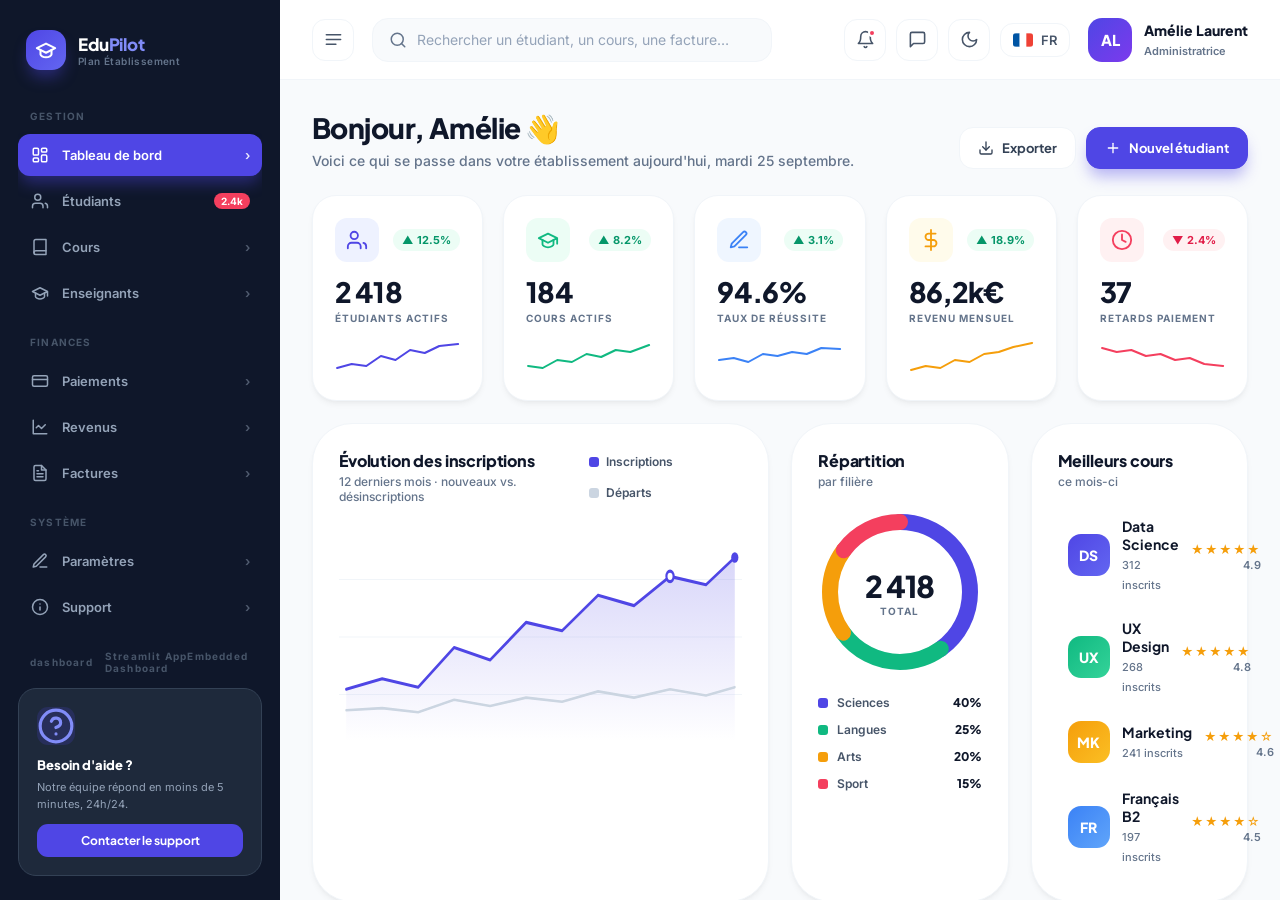
<file: design/edtech-dashboard.html>
<!DOCTYPE html>
<html lang="fr">
<head>
<meta charset="utf-8">
<meta name="viewport" content="width=device-width, initial-scale=1">
<title>EduPilot · Tableau de bord</title>
<link rel="preconnect" href="https://fonts.googleapis.com">
<link rel="preconnect" href="https://fonts.gstatic.com" crossorigin>
<link href="https://fonts.googleapis.com/css2?family=Plus+Jakarta+Sans:wght@400;500;600;700;800&family=Inter:wght@400;500;600;700&display=swap" rel="stylesheet">
<style>
:root{
  --bg:#f8fafc; --panel:#ffffff; --sidebar:#0f172a; --sidebar-item:#1e293b;
  --indigo:#4f46e5; --indigo-deep:#3730a3; --emerald:#10b981; --amber:#f59e0b;
  --rose:#f43f5e; --blue:#3b82f6;
  --ink:#0f172a; --muted:#64748b; --line:#f1f5f9;
  --sh-card:0 4px 6px -1px rgb(0 0 0 / .05), 0 2px 4px -2px rgb(0 0 0 / .04);
  --sh-lift:0 18px 40px -12px rgb(15 23 42 / .18);
  --sh-indigo:0 10px 15px -3px rgba(79,70,229,.4);
  --ease:cubic-bezier(.4,0,.2,1);
}
*{box-sizing:border-box;margin:0;padding:0}
html,body{height:100%}
body{
  font-family:'Inter',sans-serif; background:var(--bg); color:var(--ink);
  -webkit-font-smoothing:antialiased; display:flex; min-height:100vh;
}
h1,h2,h3,h4,.jak{font-family:'Plus Jakarta Sans',sans-serif}
.lbl{font-weight:700;font-size:10px;letter-spacing:.1em;text-transform:uppercase;color:var(--muted)}
::-webkit-scrollbar{width:10px;height:10px}
::-webkit-scrollbar-thumb{background:#cbd5e1;border:2px solid var(--bg);border-radius:8px}
::-webkit-scrollbar-thumb:hover{background:#94a3b8}

/* ---------- Sidebar ---------- */
.sidebar{
  width:280px; flex:0 0 280px; background:var(--sidebar); color:#cbd5e1;
  display:flex; flex-direction:column; padding:24px 18px; position:sticky; top:0; height:100vh;
}
.brand{display:flex;align-items:center;gap:12px;padding:6px 8px 22px}
.brand .logo{
  width:40px;height:40px;border-radius:14px;
  background:linear-gradient(135deg,var(--indigo),#6366f1);
  display:grid;place-items:center;color:#fff;box-shadow:var(--sh-indigo);
}
.brand .logo svg{width:22px;height:22px}
.brand .name{font-family:'Plus Jakarta Sans';font-weight:800;font-size:17px;color:#fff;letter-spacing:-.01em}
.brand .name span{color:#818cf8}
.brand .plan{font-size:10px;color:#64748b;font-weight:600;letter-spacing:.04em}
.nav{display:flex;flex-direction:column;gap:4px;overflow-y:auto;flex:1}
.nav .group{font-size:10px;font-weight:700;letter-spacing:.12em;color:#475569;padding:18px 12px 8px}
.nav a{
  display:flex;align-items:center;gap:12px;padding:11px 12px;border-radius:12px;
  color:#94a3b8;text-decoration:none;font-size:13px;font-weight:600;
  transition:all .3s var(--ease);position:relative;
}
.nav a .ico{width:20px;height:20px;flex:0 0 20px;display:grid;place-items:center}
.nav a .ico svg{width:18px;height:18px}
.nav a .chev{margin-left:auto;opacity:.5;transition:transform .3s var(--ease)}
.nav a:hover{background:#1e293b;color:#e2e8f0}
.nav a:hover .chev{transform:translateX(2px)}
.nav a.active{background:var(--indigo);color:#fff;box-shadow:var(--sh-indigo)}
.nav a.active .chev{opacity:.9}
.nav a .badge{margin-left:auto;font-size:10px;font-weight:700;background:var(--rose);color:#fff;
  padding:2px 7px;border-radius:999px}
.nav a.active .badge{background:rgba(255,255,255,.22)}
.help{
  margin-top:14px;background:var(--sidebar-item);border:1px solid #334155;border-radius:18px;
  padding:18px;position:relative;overflow:hidden;
}
.help .hi{width:38px;height:38px;border-radius:11px;background:rgba(79,70,229,.18);
  display:grid;place-items:center;color:#818cf8;margin-bottom:12px}
.help h4{font-size:13px;color:#fff;font-weight:800}
.help p{font-size:11px;color:#94a3b8;line-height:1.5;margin:6px 0 12px}
.help button{width:100%;border:0;background:var(--indigo);color:#fff;font-weight:700;font-size:12px;
  padding:9px;border-radius:11px;cursor:pointer;font-family:'Plus Jakarta Sans';transition:.3s var(--ease)}
.help button:hover{background:#4338ca}

/* ---------- Shell ---------- */
.shell{flex:1;min-width:0;display:flex;flex-direction:column}

/* ---------- Header ---------- */
.topbar{
  height:80px;flex:0 0 80px;background:#fff;border-bottom:1px solid var(--line);
  display:flex;align-items:center;gap:18px;padding:0 32px;position:sticky;top:0;z-index:20;
}
.iconbtn{
  width:42px;height:42px;border-radius:13px;border:1px solid var(--line);background:#fff;
  display:grid;place-items:center;color:#475569;cursor:pointer;position:relative;transition:.3s var(--ease);
}
.iconbtn:hover{background:var(--bg);color:var(--indigo)}
.iconbtn svg{width:19px;height:19px}
.iconbtn .dot{position:absolute;top:9px;right:9px;width:8px;height:8px;background:var(--rose);
  border-radius:50%;border:2px solid #fff}
.search{
  width:400px;max-width:38vw;height:44px;background:var(--bg);border:1px solid var(--line);
  border-radius:16px;display:flex;align-items:center;gap:10px;padding:0 16px;color:var(--muted);
}
.search svg{width:18px;height:18px;flex:0 0 18px}
.search input{border:0;background:transparent;outline:0;font-family:'Inter';font-size:14px;
  color:var(--ink);width:100%}
.search input::placeholder{color:#94a3b8}
.topbar .spacer{flex:1}
.topbar .grp{display:flex;align-items:center;gap:10px}
.lang{display:flex;align-items:center;gap:8px;padding:8px 12px;border-radius:13px;border:1px solid var(--line);
  cursor:pointer;font-size:13px;font-weight:600;color:#475569;transition:.3s var(--ease)}
.lang:hover{background:var(--bg)}
.lang .flag{width:20px;height:14px;border-radius:3px;overflow:hidden;display:block}
.profile{display:flex;align-items:center;gap:12px;padding-left:8px;cursor:pointer}
.profile .av{width:44px;height:44px;border-radius:14px;object-fit:cover;
  background:linear-gradient(135deg,#4f46e5,#7c3aed);display:grid;place-items:center;color:#fff;
  font-family:'Plus Jakarta Sans';font-weight:800;font-size:15px}
.profile .who b{display:block;font-family:'Plus Jakarta Sans';font-weight:800;font-size:14px;color:var(--ink)}
.profile .who span{font-size:11px;color:var(--muted);font-weight:600}

/* ---------- Content ---------- */
.content{padding:30px 32px 44px;overflow-y:auto;flex:1}
.greet{display:flex;align-items:flex-end;justify-content:space-between;margin-bottom:26px;flex-wrap:wrap;gap:16px}
.greet h1{font-size:28px;font-weight:800;letter-spacing:-.02em}
.greet h1 .wave{display:inline-block}
.greet p{color:var(--muted);font-size:14px;margin-top:6px;font-weight:500}
.greet .cta{display:flex;gap:10px}
.btn{font-family:'Plus Jakarta Sans';font-weight:700;font-size:13px;border-radius:14px;padding:12px 18px;
  cursor:pointer;border:1px solid var(--line);background:#fff;color:#334155;display:flex;align-items:center;gap:8px;
  transition:.3s var(--ease)}
.btn svg{width:16px;height:16px}
.btn:hover{background:var(--bg)}
.btn.primary{background:var(--indigo);color:#fff;border-color:var(--indigo);box-shadow:var(--sh-indigo)}
.btn.primary:hover{background:#4338ca}

/* card base */
.card{background:var(--panel);border:1px solid var(--line);border-radius:2.5rem;box-shadow:var(--sh-card);
  transition:transform .3s var(--ease),box-shadow .3s var(--ease)}
.card:hover{transform:scale(1.01);box-shadow:var(--sh-lift)}
.card .ch{display:flex;align-items:center;justify-content:space-between;margin-bottom:18px}
.card .ch h3{font-size:16px;font-weight:800;letter-spacing:-.01em}
.card .ch p{font-size:12px;color:var(--muted);margin-top:3px;font-weight:500}

/* ---------- KPI row ---------- */
.kpis{display:grid;grid-template-columns:repeat(5,1fr);gap:20px;margin-bottom:22px}
.kpi{background:#fff;border:1px solid var(--line);border-radius:1.5rem;padding:22px;box-shadow:var(--sh-card);
  transition:transform .3s var(--ease),box-shadow .3s var(--ease)}
.kpi:hover{transform:translateY(-4px);box-shadow:var(--sh-lift)}
.kpi .top{display:flex;align-items:center;justify-content:space-between;margin-bottom:16px}
.kpi .ib{width:44px;height:44px;border-radius:12px;display:grid;place-items:center}
.kpi .ib svg{width:22px;height:22px}
.chg{font-size:11px;font-weight:700;padding:4px 9px;border-radius:999px;display:inline-flex;align-items:center;gap:3px}
.chg.up{background:#ecfdf5;color:#059669}
.chg.down{background:#fff1f2;color:#e11d48}
.kpi .val{font-family:'Plus Jakarta Sans';font-weight:800;font-size:28px;letter-spacing:-.03em;line-height:1}
.kpi .k{margin-top:6px}
.kpi .spark{margin-top:14px;width:100%;height:40px;display:block}

/* accent tints */
.t-indigo{background:#eef2ff;color:var(--indigo)} .t-emerald{background:#ecfdf5;color:var(--emerald)}
.t-amber{background:#fffbeb;color:var(--amber)} .t-rose{background:#fff1f2;color:var(--rose)}
.t-blue{background:#eff6ff;color:var(--blue)}

/* ---------- Analytics grid ---------- */
.grid{display:grid;grid-template-columns:repeat(12,1fr);gap:22px;margin-bottom:22px}
.col6{grid-column:span 6}.col5{grid-column:span 5}.col4{grid-column:span 4}
.col3{grid-column:span 3}.col8{grid-column:span 8}
.pad{padding:26px}

/* line chart */
.linewrap{position:relative;height:230px}
.linewrap svg{width:100%;height:100%;overflow:visible}
.legend{display:flex;gap:16px;flex-wrap:wrap}
.legend .li{display:flex;align-items:center;gap:7px;font-size:12px;font-weight:600;color:#475569}
.legend .li i{width:10px;height:10px;border-radius:3px;display:block}

/* donut */
.donut{display:flex;flex-direction:column;align-items:center;gap:18px}
.donut .center{position:relative;width:170px;height:170px}
.donut .center svg{width:170px;height:170px;transform:rotate(-90deg)}
.donut .lab{position:absolute;inset:0;display:flex;flex-direction:column;align-items:center;justify-content:center}
.donut .lab b{font-family:'Plus Jakarta Sans';font-weight:800;font-size:30px;letter-spacing:-.03em}
.dlist{width:100%;display:flex;flex-direction:column;gap:12px}
.dlist .row{display:flex;align-items:center;justify-content:space-between;font-size:12px}
.dlist .row .l{display:flex;align-items:center;gap:9px;color:#475569;font-weight:600}
.dlist .row .l i{width:10px;height:10px;border-radius:3px}
.dlist .row b{font-family:'Plus Jakarta Sans';font-weight:800}

/* top list */
.tlist{display:flex;flex-direction:column;gap:6px}
.trow{display:flex;align-items:center;gap:12px;padding:10px;border-radius:16px;transition:.3s var(--ease)}
.trow:hover{background:var(--bg)}
.trow .av{width:42px;height:42px;border-radius:13px;display:grid;place-items:center;color:#fff;
  font-family:'Plus Jakarta Sans';font-weight:800;font-size:14px;flex:0 0 42px}
.trow .meta b{font-family:'Plus Jakarta Sans';font-weight:700;font-size:14px;display:block}
.trow .meta span{font-size:11px;color:var(--muted);font-weight:500}
.trow .stars{margin-left:auto;text-align:right}
.trow .stars .s{color:var(--amber);font-size:12px;letter-spacing:1px}
.trow .stars small{display:block;font-size:11px;color:var(--muted);font-weight:600}

/* timeline */
.tl{display:flex;flex-direction:column}
.tl .ev{display:flex;gap:14px;padding-bottom:20px;position:relative}
.tl .ev:not(:last-child)::before{content:"";position:absolute;left:19px;top:38px;bottom:-2px;width:2px;background:var(--line)}
.tl .ev .mk{width:40px;height:40px;flex:0 0 40px;border-radius:12px;display:grid;place-items:center;z-index:1}
.tl .ev .mk svg{width:18px;height:18px}
.tl .ev .bd b{font-family:'Plus Jakarta Sans';font-weight:700;font-size:14px;display:block}
.tl .ev .bd p{font-size:12px;color:var(--muted);margin-top:2px;line-height:1.5}
.tl .ev .bd time{font-size:11px;color:#94a3b8;font-weight:600;margin-top:4px;display:block}

/* bar chart */
.bars{display:flex;align-items:flex-end;gap:14px;height:180px;padding-top:10px}
.bars .b{flex:1;display:flex;flex-direction:column;align-items:center;gap:8px;height:100%;justify-content:flex-end}
.bars .b .bar{width:100%;max-width:34px;border-radius:10px 10px 4px 4px;
  background:linear-gradient(180deg,var(--indigo),#818cf8);transition:.3s var(--ease)}
.bars .b:hover .bar{filter:brightness(1.1)}
.bars .b.alt .bar{background:linear-gradient(180deg,#e2e8f0,#f1f5f9)}
.bars .b span{font-size:11px;color:var(--muted);font-weight:600}
.bigval{font-family:'Plus Jakarta Sans';font-weight:800;font-size:32px;letter-spacing:-.03em}

/* status donut small */
.status{display:flex;flex-direction:column;align-items:center;gap:16px;text-align:center}
.status .center{position:relative;width:140px;height:140px}
.status .center svg{width:140px;height:140px;transform:rotate(-90deg)}
.status .lab{position:absolute;inset:0;display:flex;flex-direction:column;align-items:center;justify-content:center}
.status .lab b{font-family:'Plus Jakarta Sans';font-weight:800;font-size:26px}
.sbreak{width:100%;display:flex;flex-direction:column;gap:10px}
.sbreak .row{display:flex;align-items:center;justify-content:space-between;font-size:12px;font-weight:600;color:#475569}
.sbreak .row .l{display:flex;align-items:center;gap:8px}
.sbreak .row i{width:9px;height:9px;border-radius:50%}

/* ---------- Bottom ---------- */
.bottom{display:grid;grid-template-columns:repeat(12,1fr);gap:22px}
.promo{grid-column:span 8;background:linear-gradient(135deg,#4f46e5,#3730a3);border-radius:48px;
  padding:48px;color:#fff;position:relative;overflow:hidden;display:flex;align-items:center;justify-content:space-between;gap:24px}
.promo::after{content:"";position:absolute;right:-60px;bottom:-80px;width:280px;height:280px;border-radius:50%;
  background:rgba(255,255,255,.06)}
.promo .txt{max-width:52%;position:relative;z-index:1}
.promo .tag{font-size:11px;font-weight:700;letter-spacing:.1em;text-transform:uppercase;color:#c7d2fe}
.promo h2{font-family:'Plus Jakarta Sans';font-weight:800;font-size:26px;line-height:1.2;margin:10px 0 12px;letter-spacing:-.02em}
.promo p{font-size:14px;color:#dbeafe;line-height:1.6;margin-bottom:22px}
.promo .go{background:#fff;color:var(--indigo);border:0;font-family:'Plus Jakarta Sans';font-weight:800;
  font-size:14px;padding:14px 22px;border-radius:16px;cursor:pointer;box-shadow:0 14px 30px -8px rgba(0,0,0,.4);
  display:inline-flex;align-items:center;gap:9px;transition:.3s var(--ease)}
.promo .go:hover{transform:translateY(-2px)}
.glass{position:relative;z-index:1;width:230px;flex:0 0 230px;border-radius:24px;padding:22px;
  background:rgba(255,255,255,.1);backdrop-filter:blur(12px);-webkit-backdrop-filter:blur(12px);
  border:1px solid rgba(255,255,255,.2);transform:rotate(6deg);box-shadow:0 20px 40px -12px rgba(0,0,0,.35)}
.glass .gt{font-size:11px;color:#e0e7ff;font-weight:600;letter-spacing:.04em}
.glass .gv{font-family:'Plus Jakarta Sans';font-weight:800;font-size:30px;margin:6px 0 4px}
.glass .gb{height:6px;border-radius:6px;background:rgba(255,255,255,.25);overflow:hidden}
.glass .gb i{display:block;height:100%;width:78%;background:#fff;border-radius:6px}
.glass .gs{font-size:11px;color:#c7d2fe;margin-top:8px;font-weight:600}

.quick{grid-column:span 4;display:grid;grid-template-columns:1fr 1fr;gap:16px}
.qc{background:#fff;border:1px solid var(--line);border-radius:24px;padding:22px;display:flex;flex-direction:column;
  align-items:center;justify-content:center;gap:12px;cursor:pointer;box-shadow:var(--sh-card);
  transition:transform .3s var(--ease),box-shadow .3s var(--ease);text-align:center}
.qc:hover{transform:translateY(-4px);box-shadow:var(--sh-lift)}
.qc .qi{width:50px;height:50px;border-radius:15px;display:grid;place-items:center}
.qc .qi svg{width:24px;height:24px}
.qc b{font-family:'Plus Jakarta Sans';font-weight:700;font-size:13px}

@media(max-width:1200px){.kpis{grid-template-columns:repeat(2,1fr)}.col6,.col5,.col4,.col3,.col8,.promo,.quick{grid-column:span 12}}
</style>
</head>
<body>
<!-- ============ SIDEBAR ============ -->
<aside class="sidebar">
  <div class="brand">
    <div class="logo">
      <svg viewBox="0 0 24 24" fill="none" stroke="currentColor" stroke-width="2.2" stroke-linecap="round" stroke-linejoin="round"><path d="M22 10 12 5 2 10l10 5 10-5Z"/><path d="M6 12v5c0 1 2.7 3 6 3s6-2 6-3v-5"/></svg>
    </div>
    <div>
      <div class="name">Edu<span>Pilot</span></div>
      <div class="plan">Plan Établissement</div>
    </div>
  </div>

  <nav class="nav">
    <div class="group">GESTION</div>
    <a class="active" href="#"><span class="ico"><svg viewBox="0 0 24 24" fill="none" stroke="currentColor" stroke-width="2" stroke-linecap="round" stroke-linejoin="round"><rect x="3" y="3" width="7" height="9" rx="1.5"/><rect x="14" y="3" width="7" height="5" rx="1.5"/><rect x="14" y="12" width="7" height="9" rx="1.5"/><rect x="3" y="16" width="7" height="5" rx="1.5"/></svg></span>Tableau de bord<span class="chev">›</span></a>
    <a href="#"><span class="ico"><svg viewBox="0 0 24 24" fill="none" stroke="currentColor" stroke-width="2" stroke-linecap="round" stroke-linejoin="round"><path d="M16 21v-2a4 4 0 0 0-4-4H6a4 4 0 0 0-4 4v2"/><circle cx="9" cy="7" r="4"/><path d="M22 21v-2a4 4 0 0 0-3-3.87"/></svg></span>Étudiants<span class="badge">2.4k</span></a>
    <a href="#"><span class="ico"><svg viewBox="0 0 24 24" fill="none" stroke="currentColor" stroke-width="2" stroke-linecap="round" stroke-linejoin="round"><path d="M4 19.5A2.5 2.5 0 0 1 6.5 17H20"/><path d="M6.5 2H20v20H6.5A2.5 2.5 0 0 1 4 19.5v-15A2.5 2.5 0 0 1 6.5 2Z"/></svg></span>Cours<span class="chev">›</span></a>
    <a href="#"><span class="ico"><svg viewBox="0 0 24 24" fill="none" stroke="currentColor" stroke-width="2" stroke-linecap="round" stroke-linejoin="round"><path d="M22 10v6M2 10l10-5 10 5-10 5z"/><path d="M6 12v5c0 1 2.7 3 6 3s6-2 6-3v-5"/></svg></span>Enseignants<span class="chev">›</span></a>

    <div class="group">FINANCES</div>
    <a href="#"><span class="ico"><svg viewBox="0 0 24 24" fill="none" stroke="currentColor" stroke-width="2" stroke-linecap="round" stroke-linejoin="round"><rect x="2" y="5" width="20" height="14" rx="2"/><line x1="2" y1="10" x2="22" y2="10"/></svg></span>Paiements<span class="chev">›</span></a>
    <a href="#"><span class="ico"><svg viewBox="0 0 24 24" fill="none" stroke="currentColor" stroke-width="2" stroke-linecap="round" stroke-linejoin="round"><path d="M3 3v18h18"/><path d="m19 9-5 5-4-4-3 3"/></svg></span>Revenus<span class="chev">›</span></a>
    <a href="#"><span class="ico"><svg viewBox="0 0 24 24" fill="none" stroke="currentColor" stroke-width="2" stroke-linecap="round" stroke-linejoin="round"><path d="M14 2H6a2 2 0 0 0-2 2v16a2 2 0 0 0 2 2h12a2 2 0 0 0 2-2V8z"/><path d="M14 2v6h6M16 13H8M16 17H8M10 9H8"/></svg></span>Factures<span class="chev">›</span></a>

    <div class="group">SYSTÈME</div>
    <a href="#"><span class="ico"><svg viewBox="0 0 24 24" fill="none" stroke="currentColor" stroke-width="2" stroke-linecap="round" stroke-linejoin="round"><path d="M12 20h9M16.5 3.5a2.12 2.12 0 0 1 3 3L7 19l-4 1 1-4Z"/></svg></span>Paramètres<span class="chev">›</span></a>
    <a href="#"><span class="ico"><svg viewBox="0 0 24 24" fill="none" stroke="currentColor" stroke-width="2" stroke-linecap="round" stroke-linejoin="round"><circle cx="12" cy="12" r="10"/><path d="M12 16v-4M12 8h.01"/></svg></span>Support<span class="chev">›</span></a>
  <a class="flex items-center gap-space-md px-space-md py-space-sm rounded-lg text-on-surface-variant hover:bg-surface-container-high hover:text-on-surface transition-all group" data-path="streamlit" href="streamlit.html"><span class="material-symbols-outlined text-primary-fixed-dim group-hover:text-primary transition-colors">dashboard</span><div class="flex flex-col"><span class="font-title-sm text-title-sm">Streamlit App</span><span class="font-label-mono text-label-mono opacity-60 text-on-surface-variant">Embedded Dashboard</span></div></a></nav>

  <div class="help">
    <div class="hi"><svg viewBox="0 0 24 24" fill="none" stroke="currentColor" stroke-width="2" stroke-linecap="round" stroke-linejoin="round"><path d="M9.09 9a3 3 0 0 1 5.83 1c0 2-3 3-3 3"/><path d="M12 17h.01"/><circle cx="12" cy="12" r="10"/></svg></div>
    <h4>Besoin d'aide ?</h4>
    <p>Notre équipe répond en moins de 5 minutes, 24h/24.</p>
    <button>Contacter le support</button>
  </div>
</aside>
<!-- ============ SHELL ============ -->
<div class="shell">
  <!-- Header -->
  <header class="topbar">
    <button class="iconbtn"><svg viewBox="0 0 24 24" fill="none" stroke="currentColor" stroke-width="2" stroke-linecap="round"><line x1="3" y1="12" x2="21" y2="12"/><line x1="3" y1="6" x2="21" y2="6"/><line x1="3" y1="18" x2="15" y2="18"/></svg></button>
    <div class="search">
      <svg viewBox="0 0 24 24" fill="none" stroke="currentColor" stroke-width="2" stroke-linecap="round"><circle cx="11" cy="11" r="8"/><line x1="21" y1="21" x2="16.65" y2="16.65"/></svg>
      <input placeholder="Rechercher un étudiant, un cours, une facture…">
    </div>
    <div class="spacer"></div>
    <div class="grp">
      <button class="iconbtn"><span class="dot"></span><svg viewBox="0 0 24 24" fill="none" stroke="currentColor" stroke-width="2" stroke-linecap="round" stroke-linejoin="round"><path d="M6 8a6 6 0 0 1 12 0c0 7 3 9 3 9H3s3-2 3-9"/><path d="M10.3 21a1.94 1.94 0 0 0 3.4 0"/></svg></button>
      <button class="iconbtn"><svg viewBox="0 0 24 24" fill="none" stroke="currentColor" stroke-width="2" stroke-linecap="round" stroke-linejoin="round"><path d="M21 15a2 2 0 0 1-2 2H7l-4 4V5a2 2 0 0 1 2-2h14a2 2 0 0 1 2 2z"/></svg></button>
      <button class="iconbtn"><svg viewBox="0 0 24 24" fill="none" stroke="currentColor" stroke-width="2" stroke-linecap="round" stroke-linejoin="round"><path d="M12 3a6 6 0 0 0 9 9 9 9 0 1 1-9-9Z"/></svg></button>
      <div class="lang"><span class="flag"><svg viewBox="0 0 3 2" width="20" height="14"><rect width="1" height="2" fill="#0055A4"/><rect x="1" width="1" height="2" fill="#fff"/><rect x="2" width="1" height="2" fill="#EF4135"/></svg></span>FR</div>
      <div class="profile">
        <div class="av">AL</div>
        <div class="who"><b>Amélie Laurent</b><span>Administratrice</span></div>
      </div>
    </div>
  </header>

  <!-- Content -->
  <main class="content">
    <div class="greet">
      <div>
        <h1>Bonjour, Amélie <span class="wave">👋</span></h1>
        <p>Voici ce qui se passe dans votre établissement aujourd'hui, mardi 25 septembre.</p>
      </div>
      <div class="cta">
        <button class="btn"><svg viewBox="0 0 24 24" fill="none" stroke="currentColor" stroke-width="2" stroke-linecap="round" stroke-linejoin="round"><path d="M21 15v4a2 2 0 0 1-2 2H5a2 2 0 0 1-2-2v-4"/><polyline points="7 10 12 15 17 10"/><line x1="12" y1="15" x2="12" y2="3"/></svg>Exporter</button>
        <button class="btn primary"><svg viewBox="0 0 24 24" fill="none" stroke="currentColor" stroke-width="2" stroke-linecap="round" stroke-linejoin="round"><line x1="12" y1="5" x2="12" y2="19"/><line x1="5" y1="12" x2="19" y2="12"/></svg>Nouvel étudiant</button>
      </div>
    </div>

    <!-- KPI ROW -->
    <section class="kpis">
      <div class="kpi">
        <div class="top"><div class="ib t-indigo"><svg viewBox="0 0 24 24" fill="none" stroke="currentColor" stroke-width="2" stroke-linecap="round" stroke-linejoin="round"><path d="M16 21v-2a4 4 0 0 0-4-4H6a4 4 0 0 0-4 4v2"/><circle cx="9" cy="7" r="4"/><path d="M22 21v-2a4 4 0 0 0-3-3.87"/></svg></div><span class="chg up">▲ 12.5%</span></div>
        <div class="val">2 418</div><div class="k lbl">Étudiants actifs</div>
        <svg class="spark" viewBox="0 0 120 40" preserveAspectRatio="none"><path d="M2 30 L16 26 L30 28 L44 18 L58 22 L72 12 L86 15 L100 8 L118 6" fill="none" stroke="#4f46e5" stroke-width="2" stroke-linecap="round" stroke-linejoin="round"/></svg>
      </div>
      <div class="kpi">
        <div class="top"><div class="ib t-emerald"><svg viewBox="0 0 24 24" fill="none" stroke="currentColor" stroke-width="2" stroke-linecap="round" stroke-linejoin="round"><path d="M22 10v6M2 10l10-5 10 5-10 5z"/><path d="M6 12v5c0 1 2.7 3 6 3s6-2 6-3v-5"/></svg></div><span class="chg up">▲ 8.2%</span></div>
        <div class="val">184</div><div class="k lbl">Cours actifs</div>
        <svg class="spark" viewBox="0 0 120 40" preserveAspectRatio="none"><path d="M2 28 L16 30 L30 22 L44 24 L58 16 L72 19 L86 12 L100 14 L118 7" fill="none" stroke="#10b981" stroke-width="2" stroke-linecap="round" stroke-linejoin="round"/></svg>
      </div>
      <div class="kpi">
        <div class="top"><div class="ib t-blue"><svg viewBox="0 0 24 24" fill="none" stroke="currentColor" stroke-width="2" stroke-linecap="round" stroke-linejoin="round"><path d="M12 20h9M16.5 3.5a2.12 2.12 0 0 1 3 3L7 19l-4 1 1-4Z"/></svg></div><span class="chg up">▲ 3.1%</span></div>
        <div class="val">94.6%</div><div class="k lbl">Taux de réussite</div>
        <svg class="spark" viewBox="0 0 120 40" preserveAspectRatio="none"><path d="M2 22 L16 20 L30 24 L44 16 L58 18 L72 14 L86 16 L100 10 L118 11" fill="none" stroke="#3b82f6" stroke-width="2" stroke-linecap="round" stroke-linejoin="round"/></svg>
      </div>
      <div class="kpi">
        <div class="top"><div class="ib t-amber"><svg viewBox="0 0 24 24" fill="none" stroke="currentColor" stroke-width="2" stroke-linecap="round" stroke-linejoin="round"><line x1="12" y1="1" x2="12" y2="23"/><path d="M17 5H9.5a3.5 3.5 0 0 0 0 7h5a3.5 3.5 0 0 1 0 7H6"/></svg></div><span class="chg up">▲ 18.9%</span></div>
        <div class="val">86,2k€</div><div class="k lbl">Revenu mensuel</div>
        <svg class="spark" viewBox="0 0 120 40" preserveAspectRatio="none"><path d="M2 32 L16 28 L30 30 L44 22 L58 24 L72 16 L86 14 L100 9 L118 5" fill="none" stroke="#f59e0b" stroke-width="2" stroke-linecap="round" stroke-linejoin="round"/></svg>
      </div>
      <div class="kpi">
        <div class="top"><div class="ib t-rose"><svg viewBox="0 0 24 24" fill="none" stroke="currentColor" stroke-width="2" stroke-linecap="round" stroke-linejoin="round"><circle cx="12" cy="12" r="10"/><polyline points="12 6 12 12 16 14"/></svg></div><span class="chg down">▼ 2.4%</span></div>
        <div class="val">37</div><div class="k lbl">Retards paiement</div>
        <svg class="spark" viewBox="0 0 120 40" preserveAspectRatio="none"><path d="M2 10 L16 14 L30 12 L44 18 L58 16 L72 22 L86 20 L100 26 L118 28" fill="none" stroke="#f43f5e" stroke-width="2" stroke-linecap="round" stroke-linejoin="round"/></svg>
      </div>
    </section>

    <!-- ANALYTICS GRID -->
    <section class="grid">
      <!-- line chart -->
      <div class="card pad col6">
        <div class="ch"><div><h3>Évolution des inscriptions</h3><p>12 derniers mois · nouveaux vs. désinscriptions</p></div>
          <div class="legend"><span class="li"><i style="background:#4f46e5"></i>Inscriptions</span><span class="li"><i style="background:#cbd5e1"></i>Départs</span></div>
        </div>
        <div class="linewrap">
          <svg viewBox="0 0 560 220" preserveAspectRatio="none">
            <defs><linearGradient id="lg" x1="0" y1="0" x2="0" y2="1"><stop offset="0" stop-color="#4f46e5" stop-opacity=".22"/><stop offset="1" stop-color="#4f46e5" stop-opacity="0"/></linearGradient></defs>
            <line x1="0" y1="55" x2="560" y2="55" stroke="#f1f5f9" stroke-width="1"/><line x1="0" y1="110" x2="560" y2="110" stroke="#f1f5f9" stroke-width="1"/><line x1="0" y1="165" x2="560" y2="165" stroke="#f1f5f9" stroke-width="1"/>
            <path d="M10 160 L60 150 L110 158 L160 120 L210 132 L260 96 L310 104 L360 70 L410 80 L460 52 L510 60 L550 34 L550 210 L10 210 Z" fill="url(#lg)"/>
            <path d="M10 160 L60 150 L110 158 L160 120 L210 132 L260 96 L310 104 L360 70 L410 80 L460 52 L510 60 L550 34" fill="none" stroke="#4f46e5" stroke-width="3" stroke-linecap="round" stroke-linejoin="round"/>
            <path d="M10 180 L60 178 L110 182 L160 170 L210 176 L260 168 L310 172 L360 162 L410 168 L460 160 L510 166 L550 158" fill="none" stroke="#cbd5e1" stroke-width="2.5" stroke-linecap="round" stroke-linejoin="round"/>
            <circle cx="460" cy="52" r="5" fill="#fff" stroke="#4f46e5" stroke-width="3"/>
            <circle cx="550" cy="34" r="5" fill="#4f46e5"/>
          </svg>
        </div>
      </div>

      <!-- donut distribution -->
      <div class="card pad col3">
        <div class="ch"><div><h3>Répartition</h3><p>par filière</p></div></div>
        <div class="donut">
          <div class="center">
            <svg viewBox="0 0 170 170"><circle cx="85" cy="85" r="70" fill="none" stroke="#f1f5f9" stroke-width="16"/>
              <circle cx="85" cy="85" r="70" fill="none" stroke="#4f46e5" stroke-width="16" stroke-linecap="round" stroke-dasharray="176 264" stroke-dashoffset="0"/>
              <circle cx="85" cy="85" r="70" fill="none" stroke="#10b981" stroke-width="16" stroke-linecap="round" stroke-dasharray="110 330" stroke-dashoffset="-176"/>
              <circle cx="85" cy="85" r="70" fill="none" stroke="#f59e0b" stroke-width="16" stroke-linecap="round" stroke-dasharray="88 352" stroke-dashoffset="-286"/>
              <circle cx="85" cy="85" r="70" fill="none" stroke="#f43f5e" stroke-width="16" stroke-linecap="round" stroke-dasharray="66 374" stroke-dashoffset="-374"/>
            </svg>
            <div class="lab"><b>2 418</b><span class="lbl">Total</span></div>
          </div>
          <div class="dlist">
            <div class="row"><span class="l"><i style="background:#4f46e5"></i>Sciences</span><b>40%</b></div>
            <div class="row"><span class="l"><i style="background:#10b981"></i>Langues</span><b>25%</b></div>
            <div class="row"><span class="l"><i style="background:#f59e0b"></i>Arts</span><b>20%</b></div>
            <div class="row"><span class="l"><i style="background:#f43f5e"></i>Sport</span><b>15%</b></div>
          </div>
        </div>
      </div>

      <!-- top items -->
      <div class="card pad col3">
        <div class="ch"><div><h3>Meilleurs cours</h3><p>ce mois-ci</p></div></div>
        <div class="tlist">
          <div class="trow"><div class="av" style="background:linear-gradient(135deg,#4f46e5,#6366f1)">DS</div><div class="meta"><b>Data Science</b><span>312 inscrits</span></div><div class="stars"><span class="s">★★★★★</span><small>4.9</small></div></div>
          <div class="trow"><div class="av" style="background:linear-gradient(135deg,#10b981,#34d399)">UX</div><div class="meta"><b>UX Design</b><span>268 inscrits</span></div><div class="stars"><span class="s">★★★★★</span><small>4.8</small></div></div>
          <div class="trow"><div class="av" style="background:linear-gradient(135deg,#f59e0b,#fbbf24)">MK</div><div class="meta"><b>Marketing</b><span>241 inscrits</span></div><div class="stars"><span class="s">★★★★☆</span><small>4.6</small></div></div>
          <div class="trow"><div class="av" style="background:linear-gradient(135deg,#3b82f6,#60a5fa)">FR</div><div class="meta"><b>Français B2</b><span>197 inscrits</span></div><div class="stars"><span class="s">★★★★☆</span><small>4.5</small></div></div>
        </div>
      </div>

      <!-- timeline -->
      <div class="card pad col4">
        <div class="ch"><div><h3>Activité récente</h3><p>temps réel</p></div></div>
        <div class="tl">
          <div class="ev"><div class="mk t-emerald"><svg viewBox="0 0 24 24" fill="none" stroke="currentColor" stroke-width="2" stroke-linecap="round" stroke-linejoin="round"><path d="M20 6 9 17l-5-5"/></svg></div><div class="bd"><b>Paiement reçu</b><p>Lucas M. — frais de scolarité 1 250 €</p><time>Il y a 4 min</time></div></div>
          <div class="ev"><div class="mk t-indigo"><svg viewBox="0 0 24 24" fill="none" stroke="currentColor" stroke-width="2" stroke-linecap="round" stroke-linejoin="round"><path d="M16 21v-2a4 4 0 0 0-4-4H6a4 4 0 0 0-4 4v2"/><circle cx="9" cy="7" r="4"/></svg></div><div class="bd"><b>Nouvelle inscription</b><p>Sofia B. a rejoint « Data Science »</p><time>Il y a 22 min</time></div></div>
          <div class="ev"><div class="mk t-amber"><svg viewBox="0 0 24 24" fill="none" stroke="currentColor" stroke-width="2" stroke-linecap="round" stroke-linejoin="round"><path d="M12 9v4M12 17h.01M10.3 3.9 1.8 18a2 2 0 0 0 1.7 3h17a2 2 0 0 0 1.7-3L13.7 3.9a2 2 0 0 0-3.4 0Z"/></svg></div><div class="bd"><b>Rappel échéance</b><p>3 factures arrivent à terme demain</p><time>Il y a 1 h</time></div></div>
          <div class="ev"><div class="mk t-blue"><svg viewBox="0 0 24 24" fill="none" stroke="currentColor" stroke-width="2" stroke-linecap="round" stroke-linejoin="round"><path d="M4 19.5A2.5 2.5 0 0 1 6.5 17H20"/><path d="M6.5 2H20v20H6.5A2.5 2.5 0 0 1 4 19.5v-15A2.5 2.5 0 0 1 6.5 2Z"/></svg></div><div class="bd"><b>Cours publié</b><p>M. Dubois a publié « Algèbre linéaire »</p><time>Il y a 2 h</time></div></div>
        </div>
      </div>

      <!-- bar chart -->
      <div class="card pad col5">
        <div class="ch"><div><h3>Revenus</h3><p>par mois · exercice en cours</p></div><div class="bigval">86,2k€</div></div>
        <div class="bars">
          <div class="b alt"><div class="bar" style="height:42%"></div><span>Avr</span></div>
          <div class="b alt"><div class="bar" style="height:55%"></div><span>Mai</span></div>
          <div class="b alt"><div class="bar" style="height:48%"></div><span>Jun</span></div>
          <div class="b alt"><div class="bar" style="height:68%"></div><span>Jul</span></div>
          <div class="b alt"><div class="bar" style="height:60%"></div><span>Aoû</span></div>
          <div class="b"><div class="bar" style="height:88%"></div><span>Sep</span></div>
        </div>
      </div>

      <!-- status donut -->
      <div class="card pad col3">
        <div class="ch"><div><h3>État du système</h3><p>services</p></div></div>
        <div class="status">
          <div class="center">
            <svg viewBox="0 0 140 140"><circle cx="70" cy="70" r="58" fill="none" stroke="#f1f5f9" stroke-width="12"/>
              <circle cx="70" cy="70" r="58" fill="none" stroke="#10b981" stroke-width="12" stroke-linecap="round" stroke-dasharray="285 365"/></svg>
            <div class="lab"><b>78%</b><span class="lbl">Actifs</span></div>
          </div>
          <div class="sbreak">
            <div class="row"><span class="l"><i style="background:#10b981"></i>Opérationnels</span><b>14</b></div>
            <div class="row"><span class="l"><i style="background:#f59e0b"></i>Maintenance</span><b>3</b></div>
            <div class="row"><span class="l"><i style="background:#f43f5e"></i>Incident</span><b>1</b></div>
          </div>
        </div>
      </div>
    </section>

    <!-- BOTTOM UTILITY -->
    <section class="bottom">
      <div class="promo col8">
        <div class="txt">
          <span class="tag">Nouveau · IA</span>
          <h2>Automatisez vos relances de paiement</h2>
          <p>Activez les rappels intelligents et réduisez les retards de paiement jusqu'à 40 %. Configuration en deux minutes.</p>
          <button class="go">Activer maintenant →</button>
        </div>
        <div class="glass">
          <div class="gt">Retards recouvrés</div>
          <div class="gv">40%</div>
          <div class="gb"><i></i></div>
          <div class="gs">+12 pts ce trimestre</div>
        </div>
      </div>
      <div class="quick col4">
        <button class="qc"><span class="qi t-indigo"><svg viewBox="0 0 24 24" fill="none" stroke="currentColor" stroke-width="2" stroke-linecap="round" stroke-linejoin="round"><path d="M16 21v-2a4 4 0 0 0-4-4H6a4 4 0 0 0-4 4v2"/><circle cx="9" cy="7" r="4"/><path d="M19 8v6M22 11h-6"/></svg></span><b>Inscrire</b></button>
        <button class="qc"><span class="qi t-emerald"><svg viewBox="0 0 24 24" fill="none" stroke="currentColor" stroke-width="2" stroke-linecap="round" stroke-linejoin="round"><path d="M14 2H6a2 2 0 0 0-2 2v16a2 2 0 0 0 2 2h12a2 2 0 0 0 2-2V8z"/><path d="M14 2v6h6M16 13H8M16 17H8M10 9H8"/></svg></span><b>Facturer</b></button>
        <button class="qc"><span class="qi t-amber"><svg viewBox="0 0 24 24" fill="none" stroke="currentColor" stroke-width="2" stroke-linecap="round" stroke-linejoin="round"><path d="M12 20h9M16.5 3.5a2.1 2.1 0 0 1 3 3L7 19l-4 1 1-4Z"/></svg></span><b>Rédiger</b></button>
        <button class="qc"><span class="qi t-blue"><svg viewBox="0 0 24 24" fill="none" stroke="currentColor" stroke-width="2" stroke-linecap="round" stroke-linejoin="round"><path d="M3 3v18h18"/><path d="m19 9-5 5-4-4-3 3"/></svg></span><b>Rapports</b></button>
      </div>
    </section>
  </main>
</div>
</body>
</html>
</file>
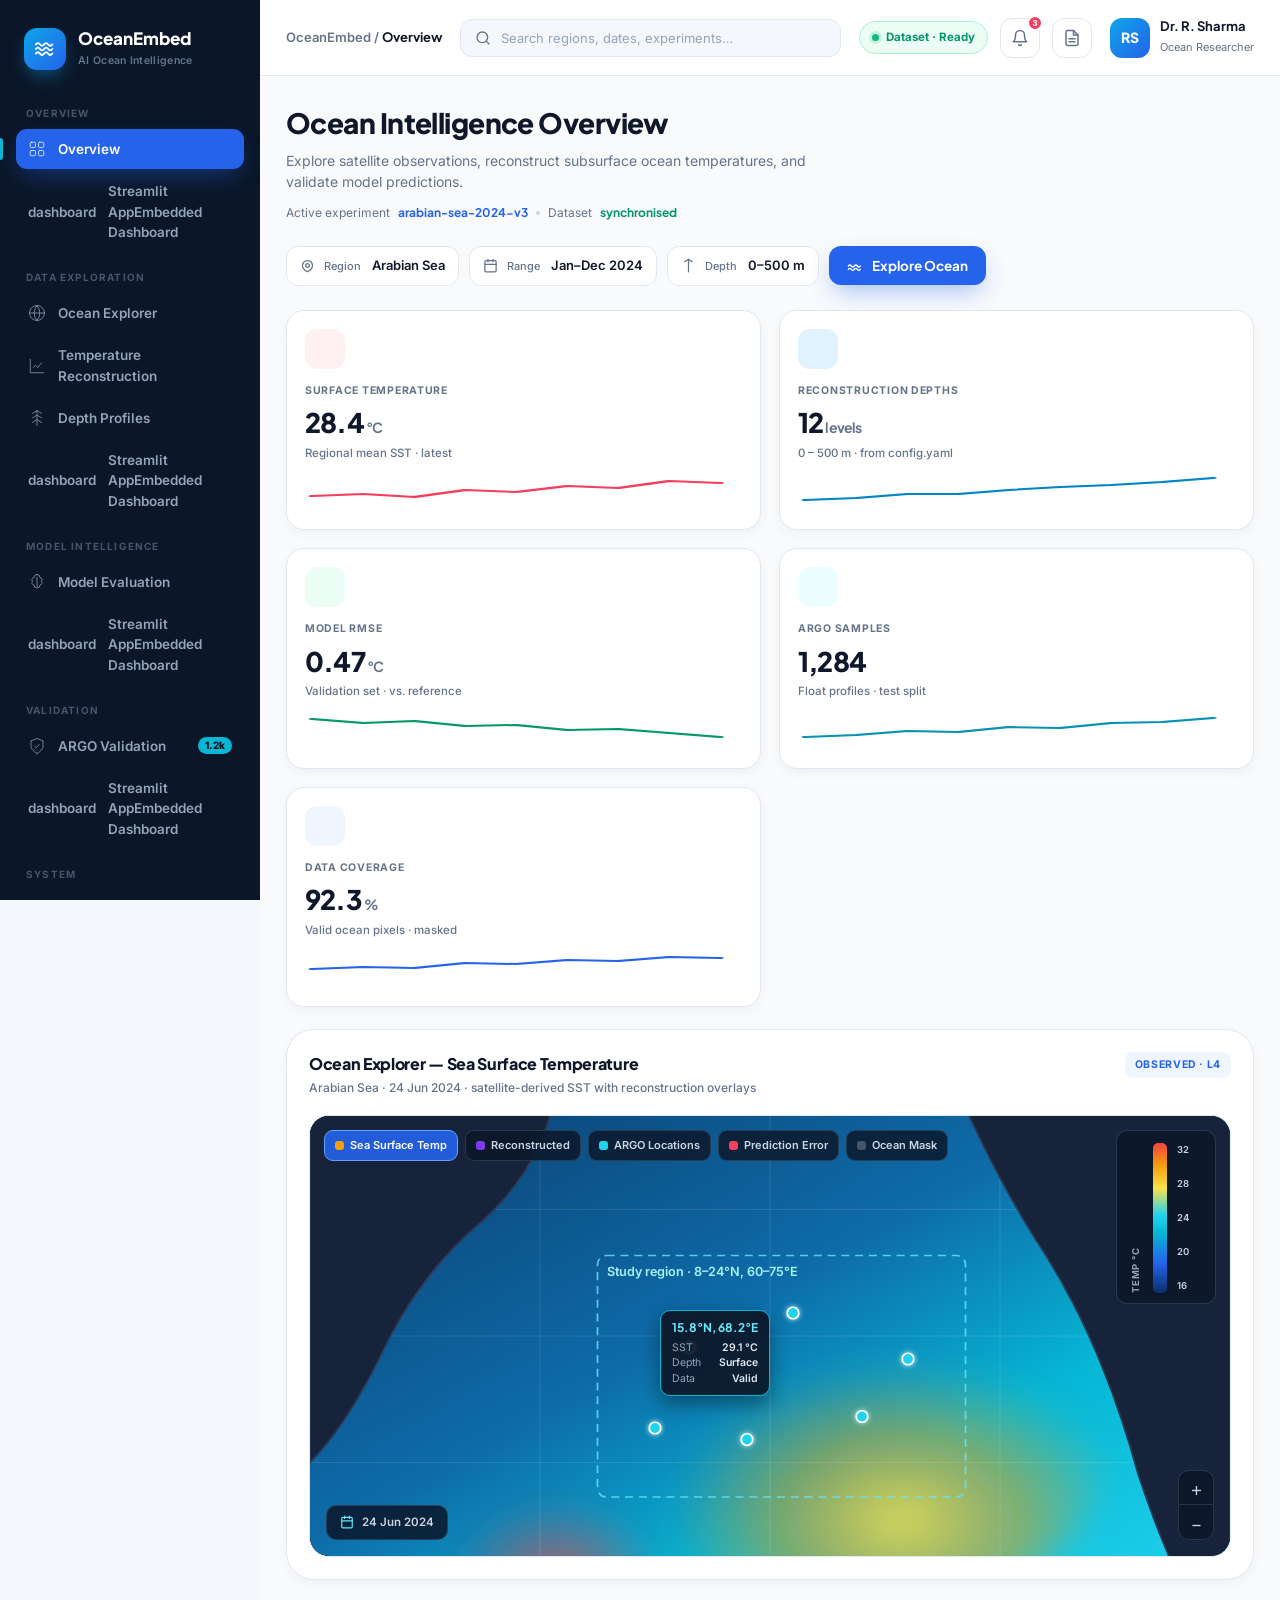
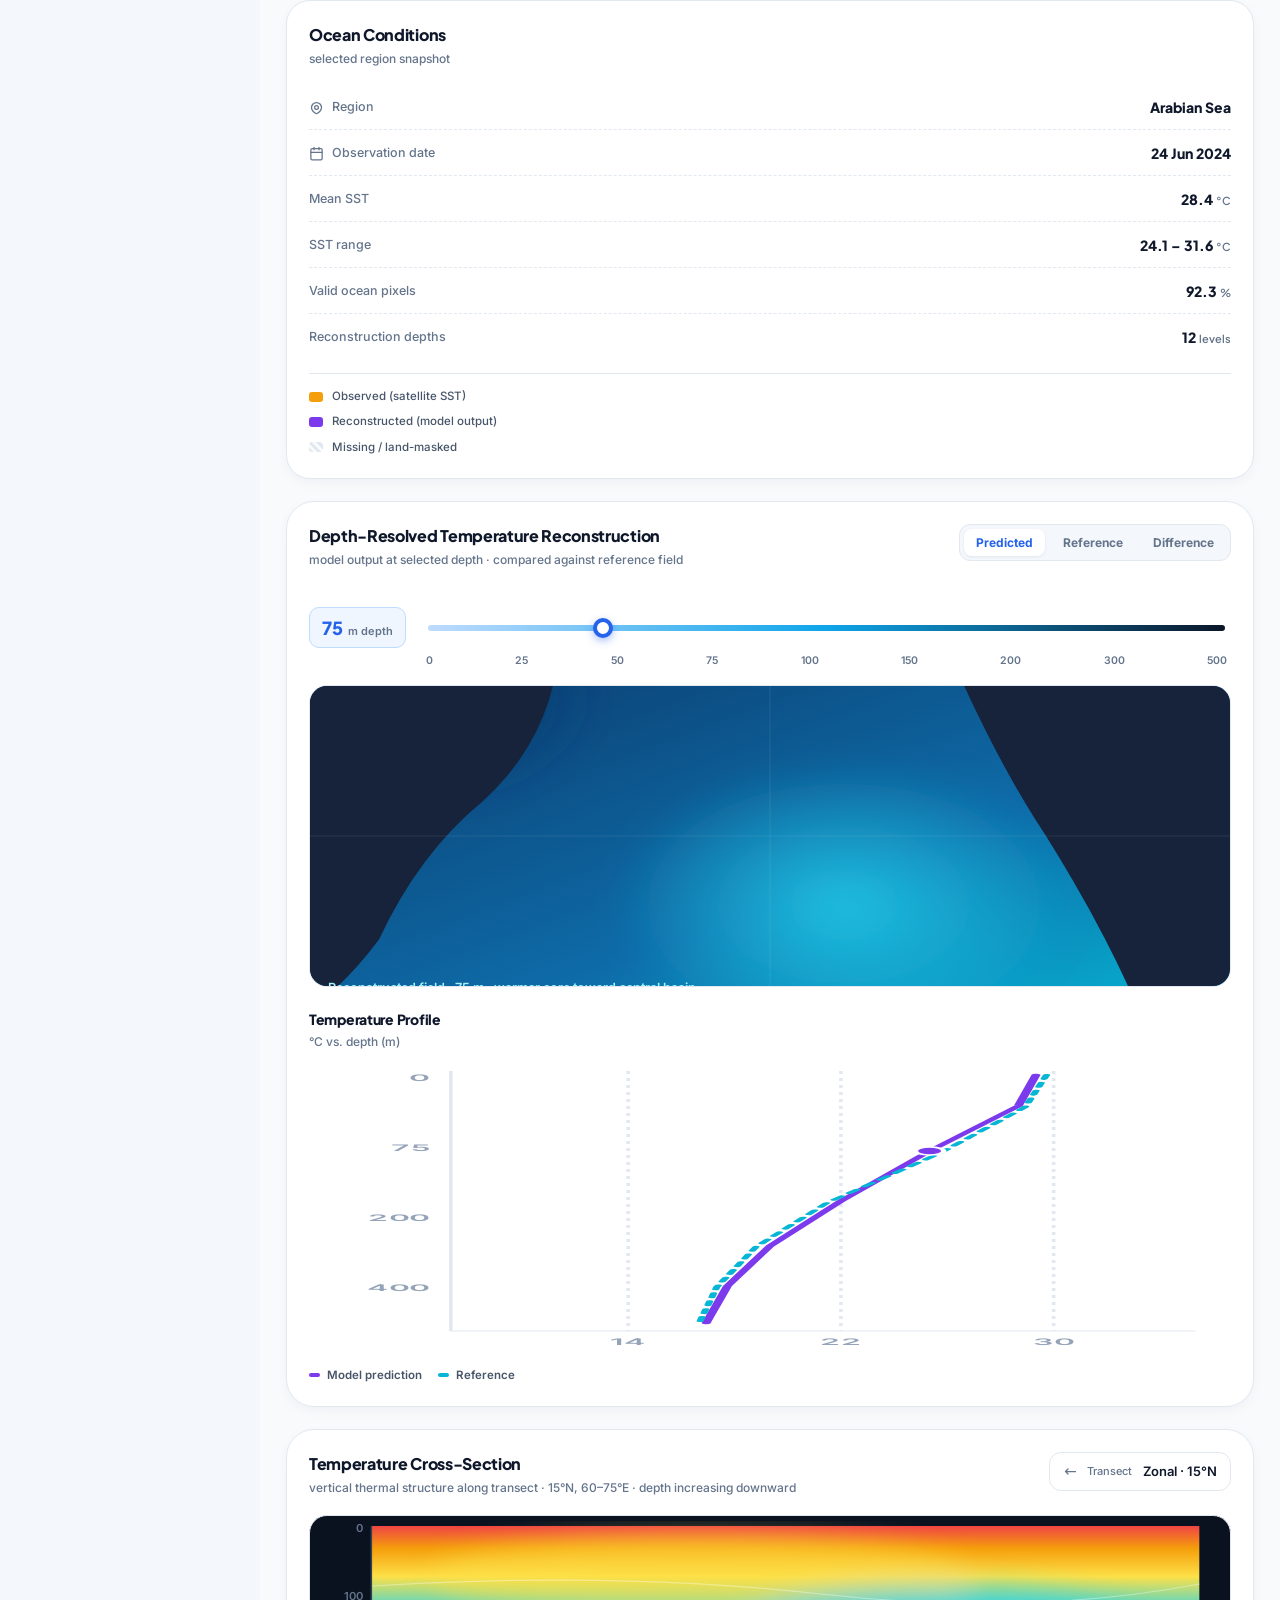
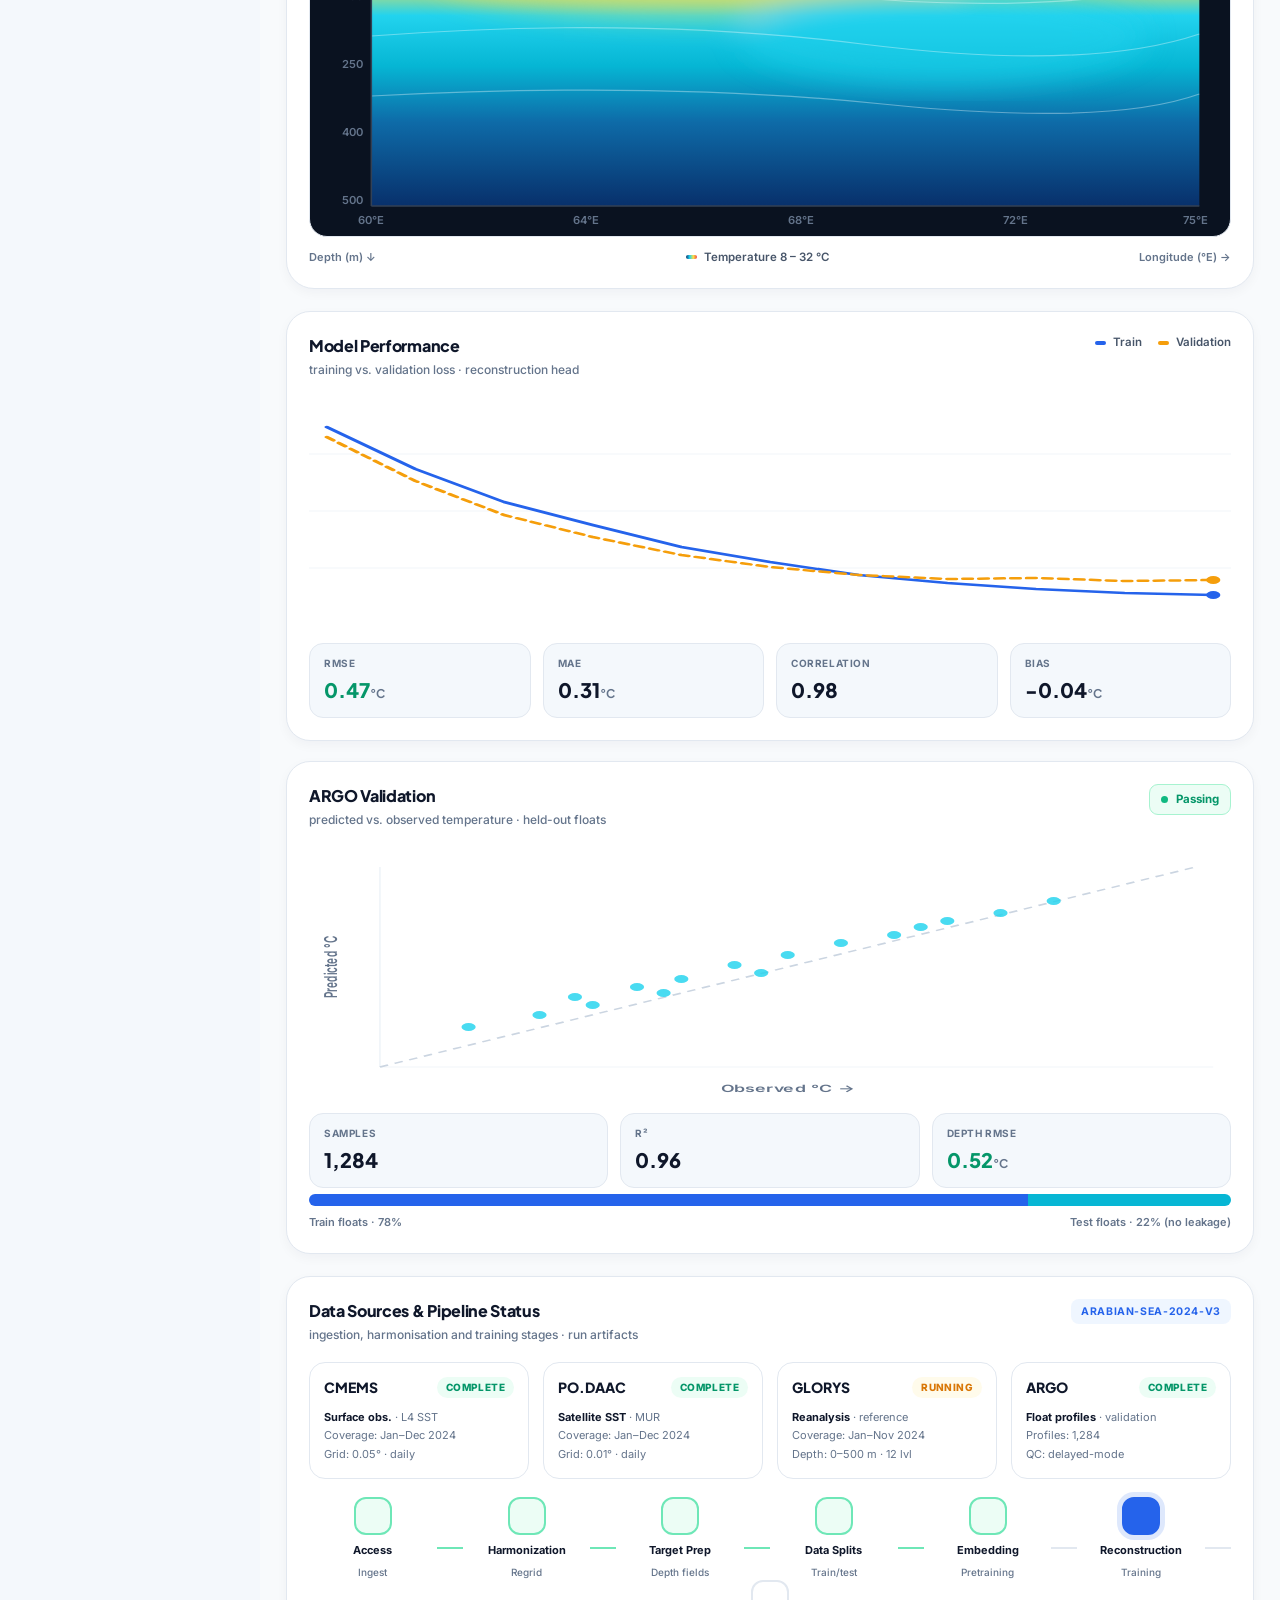
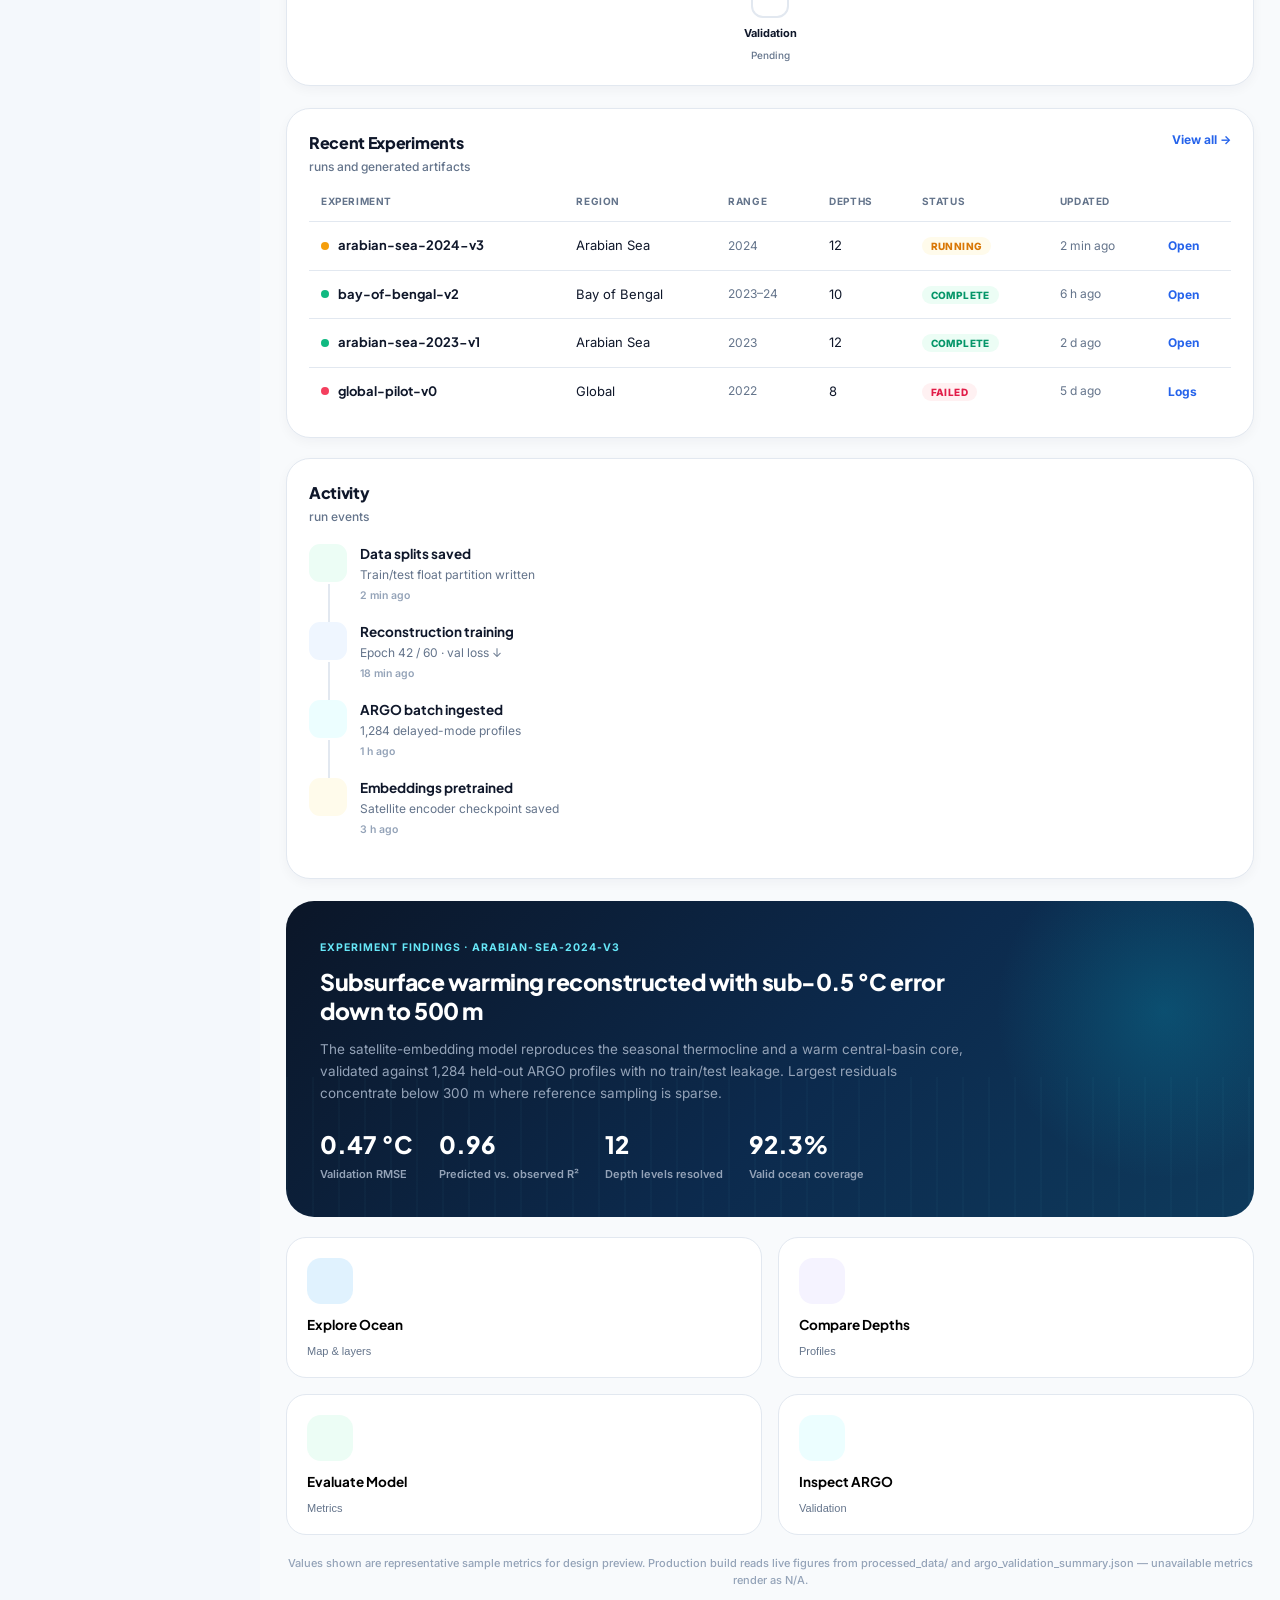
<file: design/oceanembed-dashboard.html>
<!DOCTYPE html>
<html lang="en">
<head>
<meta charset="utf-8">
<meta name="viewport" content="width=device-width, initial-scale=1">
<title>OceanEmbed · Ocean Intelligence</title>
<link rel="preconnect" href="https://fonts.googleapis.com">
<link rel="preconnect" href="https://fonts.gstatic.com" crossorigin>
<link href="https://fonts.googleapis.com/css2?family=Plus+Jakarta+Sans:wght@400;500;600;700;800&family=Inter:wght@400;500;600;700&display=swap" rel="stylesheet">
<style>
:root{
  --bg:#F4F8FC; --workspace:#F8FAFC; --sidebar:#0B1628; --sidebar-item:#152238;
  --panel:#FFFFFF; --accent:#2563EB; --cyan:#06B6D4; --ocean:#0EA5E9;
  --success:#10B981; --warn:#F59E0B; --error:#F43F5E;
  --ink:#0F172A; --muted:#64748B; --line:#E2E8F0;
  --sh-card:0 4px 12px rgba(15,23,42,.04);
  --sh-lift:0 18px 40px -12px rgba(15,23,42,.14);
  --sh-blue:0 10px 24px -6px rgba(37,99,235,.45);
  --ease:cubic-bezier(.4,0,.2,1);
}
*{margin:0;padding:0;box-sizing:border-box}
body{font-family:'Inter',system-ui,sans-serif;background:var(--bg);color:var(--ink);
  font-size:14px;line-height:1.5;-webkit-font-smoothing:antialiased}
h1,h2,h3,h4{font-family:'Plus Jakarta Sans',sans-serif;letter-spacing:-.02em}
.app{display:flex;min-height:100vh}
::-webkit-scrollbar{width:10px;height:10px}
::-webkit-scrollbar-track{background:transparent}
::-webkit-scrollbar-thumb{background:#cbd5e1;border-radius:8px;border:2px solid transparent;background-clip:padding-box}
::-webkit-scrollbar-thumb:hover{background:#94a3b8;background-clip:padding-box}

/* ---------- SIDEBAR ---------- */
.sidebar{width:260px;flex:0 0 260px;background:var(--sidebar);color:#cbd5e1;
  display:flex;flex-direction:column;padding:22px 16px;position:sticky;top:0;height:100vh;overflow-y:auto}
.brand{display:flex;align-items:center;gap:12px;padding:6px 8px 20px}
.brand .logo{width:42px;height:42px;border-radius:13px;flex:0 0 42px;display:grid;place-items:center;
  background:linear-gradient(135deg,#0EA5E9,#2563EB);box-shadow:0 8px 20px -6px rgba(14,165,233,.6)}
.brand .logo svg{width:22px;height:22px;stroke:#fff}
.brand b{font-family:'Plus Jakarta Sans';font-weight:800;font-size:17px;color:#fff;display:block;line-height:1.1}
.brand span{font-size:10.5px;color:#64748B;font-weight:600;letter-spacing:.03em}
.navgroup{margin-top:16px}
.navgroup .gl{font-size:10px;font-weight:700;letter-spacing:.12em;color:#475569;padding:0 10px 8px;text-transform:uppercase}
.nav a{display:flex;align-items:center;gap:12px;padding:10px 12px;border-radius:11px;color:#94A3B8;
  font-size:13.5px;font-weight:600;text-decoration:none;margin-bottom:2px;transition:.2s var(--ease);position:relative}
.nav a svg{width:18px;height:18px;stroke:currentColor;flex:0 0 18px}
.nav a:hover{background:var(--sidebar-item);color:#e2e8f0}
.nav a.active{background:var(--accent);color:#fff;box-shadow:var(--sh-blue)}
.nav a.active::before{content:"";position:absolute;left:-16px;top:50%;transform:translateY(-50%);
  width:3px;height:22px;border-radius:0 3px 3px 0;background:var(--cyan)}
.nav a .badge{margin-left:auto;background:var(--cyan);color:#04121a;font-size:10px;font-weight:800;
  padding:1px 7px;border-radius:999px}
.sysbox{margin-top:auto;background:var(--sidebar-item);border:1px solid rgba(148,163,184,.1);
  border-radius:16px;padding:14px;margin-top:20px}
.sysbox .st{font-size:10px;font-weight:700;letter-spacing:.1em;color:#64748B;text-transform:uppercase;margin-bottom:10px}
.sysbox .sr{display:flex;align-items:center;gap:8px;font-size:12px;color:#cbd5e1;font-weight:500;margin-bottom:7px}
.sysbox .sr i{width:7px;height:7px;border-radius:50%;flex:0 0 7px}
.sysbox .sr b{margin-left:auto;font-family:'Plus Jakarta Sans';font-weight:700;font-size:11px;color:#e2e8f0}
.sysbox .hlp{display:block;margin-top:10px;text-align:center;font-size:12px;font-weight:700;color:#7dd3fc;
  text-decoration:none;padding:8px;border-radius:10px;background:rgba(14,165,233,.1);transition:.2s var(--ease)}
.sysbox .hlp:hover{background:rgba(14,165,233,.2)}
.dot-ok{background:var(--success)}.dot-run{background:var(--warn)}.dot-idle{background:#475569}

/* ---------- SHELL / HEADER ---------- */
.shell{flex:1;min-width:0;display:flex;flex-direction:column;background:var(--workspace)}
.topbar{height:76px;flex:0 0 76px;background:#fff;border-bottom:1px solid var(--line);
  display:flex;align-items:center;gap:18px;padding:0 26px;position:sticky;top:0;z-index:20}
.crumb{font-size:13px;font-weight:600;color:var(--muted)}
.crumb b{color:var(--ink);font-family:'Plus Jakarta Sans';font-weight:700}
.search{flex:1;max-width:420px;display:flex;align-items:center;gap:10px;background:var(--bg);
  border:1px solid var(--line);border-radius:12px;padding:10px 14px}
.search svg{width:16px;height:16px;stroke:var(--muted);flex:0 0 16px}
.search input{border:0;background:none;outline:none;font-size:13px;width:100%;color:var(--ink);font-family:'Inter'}
.search input::placeholder{color:#94a3b8}
.tbtools{margin-left:auto;display:flex;align-items:center;gap:12px}
.pill{display:flex;align-items:center;gap:7px;background:#ecfdf5;border:1px solid #a7f3d0;color:#059669;
  font-size:11.5px;font-weight:700;padding:7px 12px;border-radius:999px}
.pill i{width:7px;height:7px;border-radius:50%;background:#10b981;box-shadow:0 0 0 3px rgba(16,185,129,.18)}
.iconbtn{width:40px;height:40px;border-radius:12px;border:1px solid var(--line);background:#fff;
  display:grid;place-items:center;cursor:pointer;color:var(--muted);transition:.2s var(--ease);position:relative}
.iconbtn svg{width:18px;height:18px;stroke:currentColor}
.iconbtn:hover{border-color:var(--accent);color:var(--accent);background:#eff6ff}
.iconbtn .n{position:absolute;top:-4px;right:-4px;width:16px;height:16px;border-radius:50%;background:var(--error);
  color:#fff;font-size:9px;font-weight:800;display:grid;place-items:center;border:2px solid #fff}
.profile{display:flex;align-items:center;gap:10px;padding-left:6px}
.profile .av{width:40px;height:40px;border-radius:12px;background:linear-gradient(135deg,#0EA5E9,#2563EB);
  display:grid;place-items:center;color:#fff;font-family:'Plus Jakarta Sans';font-weight:800;font-size:14px}
.profile .who b{font-family:'Plus Jakarta Sans';font-weight:700;font-size:13px;display:block;line-height:1.2}
.profile .who span{font-size:11px;color:var(--muted)}

/* ---------- CONTENT / GENERIC ---------- */
.content{padding:26px;overflow-y:auto;flex:1}
.pagehead{display:flex;align-items:flex-end;justify-content:space-between;gap:24px;margin-bottom:24px;flex-wrap:wrap}
.pagehead h1{font-size:28px;font-weight:800}
.pagehead p{color:var(--muted);font-size:14px;margin-top:6px;max-width:560px}
.exp-tag{display:inline-flex;align-items:center;gap:8px;margin-top:12px;font-size:12px;color:var(--muted)}
.exp-tag b{font-family:'Plus Jakarta Sans';font-weight:700;color:var(--accent)}
.exp-tag .sep{width:4px;height:4px;border-radius:50%;background:#cbd5e1}
.controls{display:flex;align-items:center;gap:10px;flex-wrap:wrap}
.sel{display:flex;align-items:center;gap:9px;background:#fff;border:1px solid var(--line);border-radius:12px;
  padding:9px 13px;font-size:13px;font-weight:600;color:var(--ink);cursor:pointer;transition:.2s var(--ease)}
.sel:hover{border-color:var(--accent)}
.sel svg{width:15px;height:15px;stroke:var(--muted)}
.sel small{color:var(--muted);font-weight:500;font-size:11px;margin-right:2px}
.btn{display:inline-flex;align-items:center;gap:9px;border:0;border-radius:12px;padding:11px 18px;
  font-family:'Plus Jakarta Sans';font-weight:700;font-size:13.5px;cursor:pointer;transition:.25s var(--ease)}
.btn svg{width:16px;height:16px;stroke:currentColor}
.btn.primary{background:var(--accent);color:#fff;box-shadow:var(--sh-blue)}
.btn.primary:hover{transform:translateY(-2px);box-shadow:0 14px 30px -6px rgba(37,99,235,.55)}
.btn.ghost{background:#fff;border:1px solid var(--line);color:var(--ink)}
.btn.ghost:hover{border-color:var(--accent);color:var(--accent)}

.card{background:var(--panel);border:1px solid var(--line);border-radius:24px;box-shadow:var(--sh-card);
  transition:transform .3s var(--ease),box-shadow .3s var(--ease)}
.card.viz{border-radius:28px}
.card.pad{padding:22px}
.card:hover{box-shadow:var(--sh-lift)}
.ch{display:flex;align-items:flex-start;justify-content:space-between;gap:14px;margin-bottom:18px}
.ch h3{font-size:16px;font-weight:800}
.ch p{font-size:12px;color:var(--muted);margin-top:3px;font-weight:500}
.ch .badge2{font-size:10.5px;font-weight:700;text-transform:uppercase;letter-spacing:.06em;
  padding:5px 10px;border-radius:8px;background:#eff6ff;color:var(--accent)}
.tabs{display:flex;gap:6px;background:var(--bg);border:1px solid var(--line);border-radius:11px;padding:4px}
.tabs button{border:0;background:none;font-size:12px;font-weight:700;color:var(--muted);padding:6px 12px;
  border-radius:8px;cursor:pointer;font-family:'Inter';transition:.2s var(--ease)}
.tabs button.on{background:#fff;color:var(--accent);box-shadow:0 1px 3px rgba(15,23,42,.08)}

/* ---------- KPI ROW ---------- */
.kpis{display:grid;grid-template-columns:repeat(5,1fr);gap:18px;margin-bottom:22px}
.kpi{background:#fff;border:1px solid var(--line);border-radius:18px;padding:18px;box-shadow:var(--sh-card);
  transition:.3s var(--ease)}
.kpi:hover{transform:translateY(-3px);box-shadow:var(--sh-lift)}
.kpi .top{display:flex;align-items:center;justify-content:space-between;margin-bottom:14px}
.kpi .ib{width:40px;height:40px;border-radius:12px;display:grid;place-items:center}
.kpi .ib svg{width:20px;height:20px;stroke-width:2}
.kpi .lbl{font-size:10.5px;font-weight:700;letter-spacing:.07em;text-transform:uppercase;color:var(--muted)}
.kpi .val{font-family:'Plus Jakarta Sans';font-weight:800;font-size:27px;letter-spacing:-.03em;margin:4px 0 2px}
.kpi .val small{font-size:14px;font-weight:700;color:var(--muted);margin-left:2px}
.kpi .sub{font-size:11.5px;color:var(--muted);font-weight:500}
.kpi .spark{margin-top:10px;height:34px;width:100%}

/* accent tints */
.t-blue{background:#eff6ff;color:var(--accent)} .t-cyan{background:#ecfeff;color:#0891b2}
.t-ocean{background:#e0f2fe;color:#0284c7} .t-green{background:#ecfdf5;color:#059669}
.t-amber{background:#fffbeb;color:#d97706} .t-rose{background:#fff1f2;color:#e11d48}
.t-violet{background:#f5f3ff;color:#7c3aed}

/* ---------- 12-COL GRID ---------- */
.grid{display:grid;grid-template-columns:repeat(12,1fr);gap:20px;margin-bottom:22px}
.c12{grid-column:span 12}.c8{grid-column:span 8}.c6{grid-column:span 6}
.c5{grid-column:span 5}.c4{grid-column:span 4}.c3{grid-column:span 3}

/* ---------- OCEAN MAP ---------- */
.mapwrap{position:relative;border-radius:20px;overflow:hidden;border:1px solid var(--line);background:#0a1220}
.mapwrap .mapsvg{width:100%;height:440px;display:block}
.layerbar{position:absolute;top:14px;left:14px;display:flex;gap:7px;flex-wrap:wrap;max-width:70%}
.lchip{display:flex;align-items:center;gap:6px;background:rgba(11,22,40,.82);backdrop-filter:blur(8px);
  border:1px solid rgba(148,163,184,.22);color:#cbd5e1;font-size:11px;font-weight:600;
  padding:6px 10px;border-radius:9px;cursor:pointer;transition:.2s var(--ease)}
.lchip i{width:9px;height:9px;border-radius:3px;flex:0 0 9px}
.lchip:hover{border-color:var(--cyan)}
.lchip.on{background:rgba(37,99,235,.9);border-color:#60a5fa;color:#fff}
.zoomctl{position:absolute;bottom:16px;right:16px;display:flex;flex-direction:column;
  background:rgba(11,22,40,.85);backdrop-filter:blur(8px);border:1px solid rgba(148,163,184,.22);border-radius:10px;overflow:hidden}
.zoomctl button{width:34px;height:34px;border:0;background:none;color:#cbd5e1;font-size:18px;cursor:pointer;font-family:'Plus Jakarta Sans'}
.zoomctl button:first-child{border-bottom:1px solid rgba(148,163,184,.2)}
.zoomctl button:hover{background:rgba(37,99,235,.5);color:#fff}
.thermleg{position:absolute;top:14px;right:14px;background:rgba(11,22,40,.82);backdrop-filter:blur(8px);
  border:1px solid rgba(148,163,184,.22);border-radius:11px;padding:12px 12px 10px;display:flex;gap:10px}
.thermleg .lgt{font-size:9.5px;font-weight:700;letter-spacing:.08em;color:#94a3b8;text-transform:uppercase;
  writing-mode:vertical-rl;text-orientation:mixed;transform:rotate(180deg)}
.thermbar{width:14px;height:150px;border-radius:5px;
  background:linear-gradient(0deg,#08306b,#2563eb 20%,#06b6d4 40%,#22d3ee 52%,#fde047 70%,#f59e0b 85%,#ef4444)}
.thermticks{display:flex;flex-direction:column;justify-content:space-between;font-size:9.5px;color:#cbd5e1;font-weight:600}
.maptip{position:absolute;left:38%;top:44%;background:rgba(11,22,40,.92);border:1px solid var(--cyan);
  border-radius:10px;padding:8px 11px;color:#e2e8f0;font-size:11px;box-shadow:0 8px 20px rgba(0,0,0,.4)}
.maptip b{font-family:'Plus Jakarta Sans';color:#67e8f9;display:block;font-size:12px;margin-bottom:3px}
.maptip .r{display:flex;justify-content:space-between;gap:16px;font-size:10.5px;color:#94a3b8}
.maptip .r span:last-child{color:#e2e8f0;font-weight:600}
.datestrip{position:absolute;bottom:16px;left:16px;background:rgba(11,22,40,.85);backdrop-filter:blur(8px);
  border:1px solid rgba(148,163,184,.22);border-radius:10px;padding:8px 13px;color:#cbd5e1;font-size:11.5px;font-weight:600;
  display:flex;align-items:center;gap:8px}
.datestrip svg{width:14px;height:14px;stroke:#67e8f9}

/* summary list rows */
.sumlist{display:flex;flex-direction:column;gap:2px}
.sumrow{display:flex;align-items:center;justify-content:space-between;padding:11px 0;border-bottom:1px dashed var(--line)}
.sumrow:last-child{border-bottom:0}
.sumrow .k{font-size:12.5px;color:var(--muted);font-weight:500;display:flex;align-items:center;gap:8px}
.sumrow .k svg{width:15px;height:15px;stroke:var(--muted)}
.sumrow .v{font-family:'Plus Jakarta Sans';font-weight:800;font-size:14px}
.sumrow .v small{font-weight:600;color:var(--muted);font-size:11px}
.leghint{margin-top:14px;padding-top:14px;border-top:1px solid var(--line);display:flex;flex-direction:column;gap:8px}
.leghint .lh{display:flex;align-items:center;gap:9px;font-size:11.5px;color:#475569;font-weight:500}
.leghint .lh i{width:14px;height:10px;border-radius:3px;flex:0 0 14px}
.hatch{background:repeating-linear-gradient(45deg,#e2e8f0,#e2e8f0 3px,#f8fafc 3px,#f8fafc 6px)}

/* ---------- DEPTH RECONSTRUCTION ---------- */
.depthrow{display:grid;grid-template-columns:1fr 300px;gap:22px}
.depthfield{position:relative;border-radius:18px;overflow:hidden;border:1px solid var(--line)}
.depthfield svg{width:100%;height:300px;display:block}
.depthslider{margin-top:16px}
.depthslider .track{position:relative;height:6px;border-radius:6px;background:linear-gradient(90deg,#bfdbfe,#0ea5e9,#0b1628);margin:22px 6px}
.depthslider .knob{position:absolute;top:50%;width:20px;height:20px;border-radius:50%;background:#fff;
  border:4px solid var(--accent);transform:translate(-50%,-50%);box-shadow:0 3px 8px rgba(37,99,235,.4);cursor:pointer}
.depthslider .ticks{display:flex;justify-content:space-between;font-size:10.5px;color:var(--muted);font-weight:600;padding:0 4px}
.depthbadge{display:inline-flex;align-items:baseline;gap:5px;background:#eff6ff;border:1px solid #bfdbfe;
  border-radius:10px;padding:6px 12px}
.depthbadge b{font-family:'Plus Jakarta Sans';font-weight:800;font-size:18px;color:var(--accent)}
.depthbadge span{font-size:11px;color:var(--muted);font-weight:600}
.profchart{height:300px;position:relative}
.profchart svg{width:100%;height:100%}

/* ---------- CROSS SECTION ---------- */
.xsec{position:relative;border-radius:18px;overflow:hidden;border:1px solid var(--line);background:#0a1220}
.xsec svg{width:100%;height:320px;display:block}
.axlbl{font-size:11px;color:var(--muted);font-weight:600}

/* ---------- CHARTS ---------- */
.legend{display:flex;gap:16px;flex-wrap:wrap}
.legend .li{display:flex;align-items:center;gap:7px;font-size:11.5px;font-weight:600;color:#475569}
.legend .li i{width:11px;height:4px;border-radius:3px;display:block}
.legend .li i.dot{width:10px;height:10px;border-radius:50%}
.chartbox{height:230px;position:relative}
.chartbox svg{width:100%;height:100%;overflow:visible}
.metrics4{display:grid;grid-template-columns:repeat(4,1fr);gap:12px;margin-top:16px}
.metric{background:var(--bg);border:1px solid var(--line);border-radius:14px;padding:12px 14px}
.metric .ml{font-size:10px;font-weight:700;letter-spacing:.06em;text-transform:uppercase;color:var(--muted)}
.metric .mv{font-family:'Plus Jakarta Sans';font-weight:800;font-size:20px;margin-top:4px}
.metric .mv small{font-size:12px;color:var(--muted);font-weight:700}
.metric.good .mv{color:#059669}

/* ---------- ARGO scatter ---------- */
.scatterwrap{height:250px;position:relative}
.scatterwrap svg{width:100%;height:100%;overflow:visible}
.vstat{display:flex;align-items:center;gap:8px;font-size:11.5px;font-weight:700;color:#059669;
  background:#ecfdf5;border:1px solid #a7f3d0;padding:6px 11px;border-radius:9px}
.vstat i{width:7px;height:7px;border-radius:50%;background:#10b981}
.splitbar{display:flex;height:12px;border-radius:6px;overflow:hidden;margin-top:6px}
.splitbar .tr{background:var(--accent)}.splitbar .te{background:var(--cyan)}
.splitleg{display:flex;justify-content:space-between;font-size:11px;color:var(--muted);font-weight:600;margin-top:8px}

/* ---------- PIPELINE ---------- */
.srcgrid{display:grid;grid-template-columns:repeat(4,1fr);gap:14px;margin-bottom:18px}
.srccard{border:1px solid var(--line);border-radius:16px;padding:14px}
.srccard .sh{display:flex;align-items:center;justify-content:space-between;margin-bottom:10px}
.srccard .sn{font-family:'Plus Jakarta Sans';font-weight:800;font-size:14px}
.srccard .meta{font-size:11px;color:var(--muted);line-height:1.7}
.srccard .meta b{color:var(--ink);font-weight:700}
.stbadge{font-size:10px;font-weight:800;padding:3px 9px;border-radius:999px;text-transform:uppercase;letter-spacing:.04em}
.st-done{background:#ecfdf5;color:#059669}.st-run{background:#fffbeb;color:#d97706}
.st-pend{background:#f1f5f9;color:#64748b}.st-fail{background:#fff1f2;color:#e11d48}
.stageflow{display:flex;align-items:center;gap:0;flex-wrap:wrap}
.pstage{flex:1;min-width:110px;display:flex;flex-direction:column;align-items:center;gap:8px;position:relative;padding:0 4px}
.pstage .pnode{width:38px;height:38px;border-radius:12px;display:grid;place-items:center;
  background:#fff;border:2px solid var(--line);color:var(--muted);z-index:1}
.pstage .pnode svg{width:17px;height:17px;stroke-width:2}
.pstage.done .pnode{background:#ecfdf5;border-color:#6ee7b7;color:#059669}
.pstage.run .pnode{background:var(--accent);border-color:var(--accent);color:#fff;box-shadow:0 0 0 5px rgba(37,99,235,.15)}
.pstage .pt{font-size:11px;font-weight:700;text-align:center;line-height:1.3}
.pstage .pc{font-size:10px;color:var(--muted);font-weight:500}
.pconn{flex:0 0 26px;height:2px;background:var(--line);margin-top:19px;min-width:20px}
.pconn.fill{background:#6ee7b7}

/* ---------- EXPERIMENT TABLE ---------- */
.xtable{width:100%;border-collapse:collapse}
.xtable th{text-align:left;font-size:10px;font-weight:700;letter-spacing:.06em;text-transform:uppercase;
  color:var(--muted);padding:0 12px 12px;border-bottom:1px solid var(--line)}
.xtable td{padding:14px 12px;border-bottom:1px solid var(--line);font-size:13px}
.xtable tr:last-child td{border-bottom:0}
.xtable tr:hover td{background:var(--bg)}
.xtable .en{font-family:'Plus Jakarta Sans';font-weight:700;display:flex;align-items:center;gap:9px}
.xtable .en i{width:8px;height:8px;border-radius:50%;flex:0 0 8px}
.xtable .mono{font-family:'Inter';font-size:12px;color:var(--muted)}
.xlink{color:var(--accent);font-weight:700;font-size:12px;text-decoration:none}
.xlink:hover{text-decoration:underline}

/* activity timeline */
.tl{display:flex;flex-direction:column}
.tl .ev{display:flex;gap:13px;padding-bottom:18px;position:relative}
.tl .ev:not(:last-child)::before{content:"";position:absolute;left:19px;top:40px;bottom:0;width:2px;background:var(--line)}
.tl .ev .mk{width:38px;height:38px;flex:0 0 38px;border-radius:11px;display:grid;place-items:center;z-index:1}
.tl .ev .mk svg{width:17px;height:17px;stroke-width:2}
.tl .ev .bd b{font-family:'Plus Jakarta Sans';font-weight:700;font-size:13.5px;display:block}
.tl .ev .bd p{font-size:12px;color:var(--muted);margin-top:2px;line-height:1.5}
.tl .ev .bd time{font-size:10.5px;color:#94a3b8;font-weight:600;margin-top:4px;display:block}

/* ---------- BOTTOM ---------- */
.bottom{display:grid;grid-template-columns:repeat(12,1fr);gap:20px}
.insight{grid-column:span 8;border-radius:28px;padding:34px;position:relative;overflow:hidden;color:#e2e8f0;
  background:linear-gradient(135deg,#0B1628 0%,#0c2a4d 55%,#0e3a5c 100%)}
.insight::after{content:"";position:absolute;right:-80px;top:-60px;width:340px;height:340px;border-radius:50%;
  background:radial-gradient(circle,rgba(6,182,212,.22),transparent 70%)}
.insight::before{content:"";position:absolute;left:0;bottom:0;right:0;height:140px;
  background:repeating-linear-gradient(90deg,rgba(103,232,249,.05) 0 2px,transparent 2px 26px);opacity:.5}
.insight .tag{position:relative;z-index:1;font-size:10.5px;font-weight:700;letter-spacing:.1em;text-transform:uppercase;color:#67e8f9}
.insight h2{position:relative;z-index:1;font-size:23px;font-weight:800;color:#fff;margin:12px 0 12px;max-width:70%;line-height:1.25}
.insight p{position:relative;z-index:1;font-size:13.5px;color:#94a3b8;line-height:1.65;max-width:72%;margin-bottom:8px}
.insight .findings{position:relative;z-index:1;display:flex;gap:26px;margin-top:22px;flex-wrap:wrap}
.insight .fd b{font-family:'Plus Jakarta Sans';font-weight:800;font-size:24px;color:#fff;display:block}
.insight .fd span{font-size:11px;color:#94a3b8;font-weight:600}
.quick{grid-column:span 4;display:grid;grid-template-columns:1fr 1fr;gap:16px}
.qc{background:#fff;border:1px solid var(--line);border-radius:20px;padding:20px;display:flex;flex-direction:column;
  gap:12px;align-items:flex-start;cursor:pointer;transition:.3s var(--ease);text-align:left}
.qc:hover{transform:translateY(-4px);box-shadow:var(--sh-lift);border-color:transparent}
.qc .qi{width:46px;height:46px;border-radius:14px;display:grid;place-items:center}
.qc .qi svg{width:22px;height:22px;stroke-width:2}
.qc b{font-family:'Plus Jakarta Sans';font-weight:700;font-size:13.5px}
.qc span{font-size:11px;color:var(--muted);font-weight:500}
.note{font-size:11px;color:#94a3b8;text-align:center;padding:20px 0 8px;font-weight:500}

@media(max-width:1280px){.kpis{grid-template-columns:repeat(2,1fr)}.c8,.c6,.c5,.c4,.c3{grid-column:span 12}
  .insight,.quick{grid-column:span 12}.depthrow{grid-template-columns:1fr}}
</style>
</head>
<body>
<div class="app">
<!--SIDEBAR-->
<aside class="sidebar">
  <div class="brand">
    <div class="logo"><svg viewBox="0 0 24 24" fill="none" stroke-width="2" stroke-linecap="round" stroke-linejoin="round"><path d="M2 12c1.5-2 3-2 4.5 0S9.5 14 11 12s3-2 4.5 0 3 2 4.5 0"/><path d="M2 17c1.5-2 3-2 4.5 0s3 2 4.5 0 3-2 4.5 0 3 2 4.5 0"/><path d="M2 7c1.5-2 3-2 4.5 0s3 2 4.5 0 3-2 4.5 0 3 2 4.5 0"/></svg></div>
    <div><b>OceanEmbed</b><span>AI Ocean Intelligence</span></div>
  </div>

  <div class="navgroup"><div class="gl">Overview</div>
    <nav class="nav">
      <a class="active" href="#"><svg viewBox="0 0 24 24" fill="none" stroke-linecap="round" stroke-linejoin="round"><rect x="3" y="3" width="7" height="7" rx="1.5"/><rect x="14" y="3" width="7" height="7" rx="1.5"/><rect x="14" y="14" width="7" height="7" rx="1.5"/><rect x="3" y="14" width="7" height="7" rx="1.5"/></svg>Overview</a>
    <a class="flex items-center gap-space-md px-space-md py-space-sm rounded-lg text-on-surface-variant hover:bg-surface-container-high hover:text-on-surface transition-all group" data-path="streamlit" href="streamlit.html"><span class="material-symbols-outlined text-primary-fixed-dim group-hover:text-primary transition-colors">dashboard</span><div class="flex flex-col"><span class="font-title-sm text-title-sm">Streamlit App</span><span class="font-label-mono text-label-mono opacity-60 text-on-surface-variant">Embedded Dashboard</span></div></a></nav>
  </div>

  <div class="navgroup"><div class="gl">Data Exploration</div>
    <nav class="nav">
      <a href="#"><svg viewBox="0 0 24 24" fill="none" stroke-linecap="round" stroke-linejoin="round"><circle cx="12" cy="12" r="10"/><path d="M2 12h20M12 2a15 15 0 0 1 0 20 15 15 0 0 1 0-20"/></svg>Ocean Explorer</a>
      <a href="#"><svg viewBox="0 0 24 24" fill="none" stroke-linecap="round" stroke-linejoin="round"><path d="M3 3v18h18"/><path d="M7 14l3-3 3 3 5-6"/></svg>Temperature Reconstruction</a>
      <a href="#"><svg viewBox="0 0 24 24" fill="none" stroke-linecap="round" stroke-linejoin="round"><path d="M12 2v20M6 6l6-4 6 4M6 12l6-4 6 4M6 18l6-4 6 4"/></svg>Depth Profiles</a>
    <a class="flex items-center gap-space-md px-space-md py-space-sm rounded-lg text-on-surface-variant hover:bg-surface-container-high hover:text-on-surface transition-all group" data-path="streamlit" href="streamlit.html"><span class="material-symbols-outlined text-primary-fixed-dim group-hover:text-primary transition-colors">dashboard</span><div class="flex flex-col"><span class="font-title-sm text-title-sm">Streamlit App</span><span class="font-label-mono text-label-mono opacity-60 text-on-surface-variant">Embedded Dashboard</span></div></a></nav>
  </div>

  <div class="navgroup"><div class="gl">Model Intelligence</div>
    <nav class="nav">
      <a href="#"><svg viewBox="0 0 24 24" fill="none" stroke-linecap="round" stroke-linejoin="round"><path d="M12 2a4 4 0 0 1 4 4 3 3 0 0 1 2 5 3 3 0 0 1-2 5 4 4 0 0 1-8 0 3 3 0 0 1-2-5 3 3 0 0 1 2-5 4 4 0 0 1 4-4Z"/><path d="M12 6v12"/></svg>Model Evaluation</a>
    <a class="flex items-center gap-space-md px-space-md py-space-sm rounded-lg text-on-surface-variant hover:bg-surface-container-high hover:text-on-surface transition-all group" data-path="streamlit" href="streamlit.html"><span class="material-symbols-outlined text-primary-fixed-dim group-hover:text-primary transition-colors">dashboard</span><div class="flex flex-col"><span class="font-title-sm text-title-sm">Streamlit App</span><span class="font-label-mono text-label-mono opacity-60 text-on-surface-variant">Embedded Dashboard</span></div></a></nav>
  </div>

  <div class="navgroup"><div class="gl">Validation</div>
    <nav class="nav">
      <a href="#"><svg viewBox="0 0 24 24" fill="none" stroke-linecap="round" stroke-linejoin="round"><path d="M12 22s8-4 8-10V5l-8-3-8 3v7c0 6 8 10 8 10Z"/><path d="m9 12 2 2 4-4"/></svg>ARGO Validation<span class="badge">1.2k</span></a>
    <a class="flex items-center gap-space-md px-space-md py-space-sm rounded-lg text-on-surface-variant hover:bg-surface-container-high hover:text-on-surface transition-all group" data-path="streamlit" href="streamlit.html"><span class="material-symbols-outlined text-primary-fixed-dim group-hover:text-primary transition-colors">dashboard</span><div class="flex flex-col"><span class="font-title-sm text-title-sm">Streamlit App</span><span class="font-label-mono text-label-mono opacity-60 text-on-surface-variant">Embedded Dashboard</span></div></a></nav>
  </div>

  <div class="navgroup"><div class="gl">System</div>
    <nav class="nav">
      <a href="#"><svg viewBox="0 0 24 24" fill="none" stroke-linecap="round" stroke-linejoin="round"><ellipse cx="12" cy="5" rx="9" ry="3"/><path d="M3 5v14a9 3 0 0 0 18 0V5M3 12a9 3 0 0 0 18 0"/></svg>Data Sources</a>
      <a href="#"><svg viewBox="0 0 24 24" fill="none" stroke-linecap="round" stroke-linejoin="round"><path d="M4 4h16v4H4zM4 10h16v4H4zM4 16h16v4H4z"/><circle cx="8" cy="6" r=".5" fill="currentColor"/><circle cx="8" cy="12" r=".5" fill="currentColor"/></svg>Experiment Runs</a>
      <a href="#"><svg viewBox="0 0 24 24" fill="none" stroke-linecap="round" stroke-linejoin="round"><circle cx="12" cy="12" r="3"/><path d="M19.4 15a1.65 1.65 0 0 0 .33 1.82l.06.06a2 2 0 1 1-2.83 2.83l-.06-.06a1.65 1.65 0 0 0-2.82 1.17V21a2 2 0 0 1-4 0v-.09A1.65 1.65 0 0 0 9 19.4a1.65 1.65 0 0 0-1.82.33l-.06.06a2 2 0 1 1-2.83-2.83l.06-.06A1.65 1.65 0 0 0 4.6 15H4.5a2 2 0 0 1 0-4h.09A1.65 1.65 0 0 0 6 9.4l-.06-.06a2 2 0 1 1 2.83-2.83l.06.06A1.65 1.65 0 0 0 12 4.6V4.5a2 2 0 0 1 4 0v.09a1.65 1.65 0 0 0 2.82 1.18l.06-.06a2 2 0 1 1 2.83 2.83l-.06.06A1.65 1.65 0 0 0 19.4 12v.09Z"/></svg>Settings</a>
    <a class="flex items-center gap-space-md px-space-md py-space-sm rounded-lg text-on-surface-variant hover:bg-surface-container-high hover:text-on-surface transition-all group" data-path="streamlit" href="streamlit.html"><span class="material-symbols-outlined text-primary-fixed-dim group-hover:text-primary transition-colors">dashboard</span><div class="flex flex-col"><span class="font-title-sm text-title-sm">Streamlit App</span><span class="font-label-mono text-label-mono opacity-60 text-on-surface-variant">Embedded Dashboard</span></div></a></nav>
  </div>

  <div class="sysbox">
    <div class="st">System Status</div>
    <div class="sr"><i class="dot-ok"></i>Dataset readiness<b>Ready</b></div>
    <div class="sr"><i class="dot-ok"></i>Model checkpoint<b>Loaded</b></div>
    <div class="sr"><i class="dot-run"></i>Validation job<b>Running</b></div>
    <a class="hlp" href="#">Documentation &amp; Help</a>
  </div>
</aside>

<!--SHELL-->
<div class="shell">
  <header class="topbar">
    <div class="crumb">OceanEmbed / <b>Overview</b></div>
    <div class="search">
      <svg viewBox="0 0 24 24" fill="none" stroke-width="2" stroke-linecap="round" stroke-linejoin="round"><circle cx="11" cy="11" r="8"/><path d="m21 21-4.3-4.3"/></svg>
      <input placeholder="Search regions, dates, experiments…">
    </div>
    <div class="tbtools">
      <span class="pill"><i></i>Dataset · Ready</span>
      <button class="iconbtn"><svg viewBox="0 0 24 24" fill="none" stroke-width="2" stroke-linecap="round" stroke-linejoin="round"><path d="M18 8a6 6 0 0 0-12 0c0 7-3 9-3 9h18s-3-2-3-9"/><path d="M13.7 21a2 2 0 0 1-3.4 0"/></svg><span class="n">3</span></button>
      <button class="iconbtn"><svg viewBox="0 0 24 24" fill="none" stroke-width="2" stroke-linecap="round" stroke-linejoin="round"><path d="M14 2H6a2 2 0 0 0-2 2v16a2 2 0 0 0 2 2h12a2 2 0 0 0 2-2V8z"/><path d="M14 2v6h6M16 13H8M16 17H8"/></svg></button>
      <div class="profile">
        <div class="av">RS</div>
        <div class="who"><b>Dr. R. Sharma</b><span>Ocean Researcher</span></div>
      </div>
    </div>
  </header>

  <main class="content">
    <div class="pagehead">
      <div>
        <h1>Ocean Intelligence Overview</h1>
        <p>Explore satellite observations, reconstruct subsurface ocean temperatures, and validate model predictions.</p>
        <div class="exp-tag">Active experiment <b>arabian-sea-2024-v3</b><span class="sep"></span>Dataset <b style="color:#059669">synchronised</b></div>
      </div>
      <div class="controls">
        <div class="sel"><svg viewBox="0 0 24 24" fill="none" stroke-width="2" stroke-linecap="round" stroke-linejoin="round"><path d="M12 22s8-4 8-10a8 8 0 1 0-16 0c0 6 8 10 8 10Z"/><circle cx="12" cy="12" r="3"/></svg><small>Region</small>Arabian Sea</div>
        <div class="sel"><svg viewBox="0 0 24 24" fill="none" stroke-width="2" stroke-linecap="round" stroke-linejoin="round"><rect x="3" y="4" width="18" height="18" rx="2"/><path d="M16 2v4M8 2v4M3 10h18"/></svg><small>Range</small>Jan–Dec 2024</div>
        <div class="sel"><svg viewBox="0 0 24 24" fill="none" stroke-width="2" stroke-linecap="round" stroke-linejoin="round"><path d="M12 2v20M6 6l6-4 6 4"/></svg><small>Depth</small>0–500 m</div>
        <button class="btn primary"><svg viewBox="0 0 24 24" fill="none" stroke-width="2" stroke-linecap="round" stroke-linejoin="round"><path d="M2 12c1.5-2 3-2 4.5 0S9.5 14 11 12s3-2 4.5 0 3 2 4.5 0"/><path d="M2 17c1.5-2 3-2 4.5 0s3 2 4.5 0 3-2 4.5 0 3 2 4.5 0"/></svg>Explore Ocean</button>
      </div>
    </div>

    <!-- KPI ROW -->
    <div class="kpis">
      <div class="kpi">
        <div class="top"><div class="ib t-rose"><svg viewBox="0 0 24 24" fill="none" stroke-linecap="round" stroke-linejoin="round"><path d="M14 14.76V3.5a2.5 2.5 0 0 0-5 0v11.26a4.5 4.5 0 1 0 5 0Z"/></svg></div></div>
        <div class="lbl">Surface Temperature</div>
        <div class="val">28.4<small>°C</small></div>
        <div class="sub">Regional mean SST · latest</div>
        <svg class="spark" viewBox="0 0 120 34" preserveAspectRatio="none"><polyline points="2,24 16,22 30,25 44,18 58,20 72,14 86,16 100,9 114,11" fill="none" stroke="#f43f5e" stroke-width="2" stroke-linecap="round" stroke-linejoin="round"/></svg>
      </div>
      <div class="kpi">
        <div class="top"><div class="ib t-ocean"><svg viewBox="0 0 24 24" fill="none" stroke-linecap="round" stroke-linejoin="round"><path d="M12 2v20M6 6l6-4 6 4M6 12l6-4 6 4M6 18l6-4 6 4"/></svg></div></div>
        <div class="lbl">Reconstruction Depths</div>
        <div class="val">12<small>levels</small></div>
        <div class="sub">0 – 500 m · from config.yaml</div>
        <svg class="spark" viewBox="0 0 120 34" preserveAspectRatio="none"><polyline points="2,28 16,26 30,22 44,22 58,18 72,15 86,13 100,10 114,6" fill="none" stroke="#0284c7" stroke-width="2" stroke-linecap="round" stroke-linejoin="round"/></svg>
      </div>
      <div class="kpi">
        <div class="top"><div class="ib t-green"><svg viewBox="0 0 24 24" fill="none" stroke-linecap="round" stroke-linejoin="round"><path d="M3 3v18h18"/><path d="m7 14 3-3 3 3 5-6"/></svg></div></div>
        <div class="lbl">Model RMSE</div>
        <div class="val">0.47<small>°C</small></div>
        <div class="sub">Validation set · vs. reference</div>
        <svg class="spark" viewBox="0 0 120 34" preserveAspectRatio="none"><polyline points="2,8 16,12 30,10 44,15 58,14 72,19 86,18 100,22 114,26" fill="none" stroke="#059669" stroke-width="2" stroke-linecap="round" stroke-linejoin="round"/></svg>
      </div>
      <div class="kpi">
        <div class="top"><div class="ib t-cyan"><svg viewBox="0 0 24 24" fill="none" stroke-linecap="round" stroke-linejoin="round"><circle cx="12" cy="10" r="3"/><path d="M12 2a8 8 0 0 0-8 8c0 5 8 12 8 12s8-7 8-12a8 8 0 0 0-8-8Z"/></svg></div></div>
        <div class="lbl">ARGO Samples</div>
        <div class="val">1,284</div>
        <div class="sub">Float profiles · test split</div>
        <svg class="spark" viewBox="0 0 120 34" preserveAspectRatio="none"><polyline points="2,26 16,24 30,20 44,21 58,16 72,17 86,12 100,11 114,7" fill="none" stroke="#0891b2" stroke-width="2" stroke-linecap="round" stroke-linejoin="round"/></svg>
      </div>
      <div class="kpi">
        <div class="top"><div class="ib t-blue"><svg viewBox="0 0 24 24" fill="none" stroke-linecap="round" stroke-linejoin="round"><path d="M21 12a9 9 0 1 1-9-9"/><path d="M21 3v6h-6"/></svg></div></div>
        <div class="lbl">Data Coverage</div>
        <div class="val">92.3<small>%</small></div>
        <div class="sub">Valid ocean pixels · masked</div>
        <svg class="spark" viewBox="0 0 120 34" preserveAspectRatio="none"><polyline points="2,20 16,18 30,19 44,14 58,15 72,11 86,12 100,8 114,9" fill="none" stroke="#2563eb" stroke-width="2" stroke-linecap="round" stroke-linejoin="round"/></svg>
      </div>
    </div>

    <!-- OCEAN EXPLORER + CONDITIONS -->
    <div class="grid">
      <div class="card viz pad c8">
        <div class="ch">
          <div><h3>Ocean Explorer — Sea Surface Temperature</h3><p>Arabian Sea · 24 Jun 2024 · satellite-derived SST with reconstruction overlays</p></div>
          <span class="badge2">Observed · L4</span>
        </div>
        <div class="mapwrap">
          <svg class="mapsvg" viewBox="0 0 800 440" preserveAspectRatio="xMidYMid slice">
            <defs>
              <linearGradient id="ocean" x1="0" y1="0" x2="1" y2="1">
                <stop offset="0" stop-color="#0b3a6b"/><stop offset=".45" stop-color="#0e6ba8"/>
                <stop offset=".7" stop-color="#06b6d4"/><stop offset="1" stop-color="#22d3ee"/>
              </linearGradient>
              <radialGradient id="warm1" cx="60%" cy="70%" r="45%"><stop offset="0" stop-color="#fde047" stop-opacity=".85"/><stop offset=".5" stop-color="#f59e0b" stop-opacity=".5"/><stop offset="1" stop-color="#f59e0b" stop-opacity="0"/></radialGradient>
              <radialGradient id="warm2" cx="35%" cy="82%" r="30%"><stop offset="0" stop-color="#ef4444" stop-opacity=".7"/><stop offset="1" stop-color="#ef4444" stop-opacity="0"/></radialGradient>
              <radialGradient id="cool1" cx="20%" cy="20%" r="40%"><stop offset="0" stop-color="#08306b" stop-opacity=".8"/><stop offset="1" stop-color="#08306b" stop-opacity="0"/></radialGradient>
              <filter id="soft"><feGaussianBlur stdDeviation="14"/></filter>
              <filter id="glow"><feGaussianBlur stdDeviation="2.5" result="b"/><feMerge><feMergeNode in="b"/><feMergeNode in="SourceGraphic"/></feMerge></filter>
            </defs>
            <rect width="800" height="440" fill="url(#ocean)"/>
            <g filter="url(#soft)">
              <ellipse cx="470" cy="320" rx="220" ry="150" fill="url(#warm1)"/>
              <ellipse cx="260" cy="360" rx="150" ry="110" fill="url(#warm2)"/>
              <ellipse cx="150" cy="90" rx="200" ry="130" fill="url(#cool1)"/>
            </g>
            <!-- graticule -->
            <g stroke="rgba(255,255,255,.10)" stroke-width="1">
              <line x1="0" y1="110" x2="800" y2="110"/><line x1="0" y1="220" x2="800" y2="220"/><line x1="0" y1="330" x2="800" y2="330"/>
              <line x1="200" y1="0" x2="200" y2="440"/><line x1="400" y1="0" x2="400" y2="440"/><line x1="600" y1="0" x2="600" y2="440"/>
            </g>
            <!-- landmasses (Arabia left, India right) -->
            <path d="M0 0 L215 0 Q205 70 150 120 Q95 165 60 240 Q30 300 0 330 Z" fill="#16233b"/>
            <path d="M0 0 L215 0 Q205 70 150 120 Q95 165 60 240 Q30 300 0 330 Z" fill="none" stroke="#2b3a55" stroke-width="1.5"/>
            <path d="M800 0 L560 0 Q600 90 640 150 Q690 230 720 340 Q740 400 760 440 L800 440 Z" fill="#16233b"/>
            <path d="M800 0 L560 0 Q600 90 640 150 Q690 230 720 340 Q740 400 760 440 L800 440 Z" fill="none" stroke="#2b3a55" stroke-width="1.5"/>
            <!-- study region box -->
            <rect x="250" y="150" width="320" height="210" rx="8" fill="none" stroke="#67e8f9" stroke-width="1.5" stroke-dasharray="7 5" opacity=".8"/>
            <text x="258" y="168" fill="#a5f3fc" font-family="Inter" font-size="11" font-weight="600">Study region · 8–24°N, 60–75°E</text>
            <!-- ARGO markers -->
            <g filter="url(#glow)">
              <circle cx="330" cy="230" r="5" fill="#22d3ee" stroke="#fff" stroke-width="1.5"/>
              <circle cx="420" cy="200" r="5" fill="#22d3ee" stroke="#fff" stroke-width="1.5"/>
              <circle cx="480" cy="290" r="5" fill="#22d3ee" stroke="#fff" stroke-width="1.5"/>
              <circle cx="380" cy="310" r="5" fill="#22d3ee" stroke="#fff" stroke-width="1.5"/>
              <circle cx="520" cy="240" r="5" fill="#22d3ee" stroke="#fff" stroke-width="1.5"/>
              <circle cx="300" cy="300" r="5" fill="#22d3ee" stroke="#fff" stroke-width="1.5"/>
            </g>
          </svg>
          <div class="layerbar">
            <div class="lchip on"><i style="background:#f59e0b"></i>Sea Surface Temp</div>
            <div class="lchip"><i style="background:#7c3aed"></i>Reconstructed</div>
            <div class="lchip"><i style="background:#22d3ee"></i>ARGO Locations</div>
            <div class="lchip"><i style="background:#f43f5e"></i>Prediction Error</div>
            <div class="lchip"><i style="background:#475569"></i>Ocean Mask</div>
          </div>
          <div class="thermleg">
            <div class="lgt">Temp °C</div>
            <div class="thermbar"></div>
            <div class="thermticks"><span>32</span><span>28</span><span>24</span><span>20</span><span>16</span></div>
          </div>
          <div class="maptip">
            <b>15.8°N, 68.2°E</b>
            <div class="r"><span>SST</span><span>29.1 °C</span></div>
            <div class="r"><span>Depth</span><span>Surface</span></div>
            <div class="r"><span>Data</span><span>Valid</span></div>
          </div>
          <div class="datestrip"><svg viewBox="0 0 24 24" fill="none" stroke-width="2" stroke-linecap="round" stroke-linejoin="round"><rect x="3" y="4" width="18" height="18" rx="2"/><path d="M16 2v4M8 2v4M3 10h18"/></svg>24 Jun 2024</div>
          <div class="zoomctl"><button>+</button><button>−</button></div>
        </div>
      </div>

      <div class="card pad c4">
        <div class="ch"><div><h3>Ocean Conditions</h3><p>selected region snapshot</p></div></div>
        <div class="sumlist">
          <div class="sumrow"><span class="k"><svg viewBox="0 0 24 24" fill="none" stroke-width="2" stroke-linecap="round" stroke-linejoin="round"><path d="M12 22s8-4 8-10a8 8 0 1 0-16 0c0 6 8 10 8 10Z"/><circle cx="12" cy="12" r="3"/></svg>Region</span><span class="v">Arabian Sea</span></div>
          <div class="sumrow"><span class="k"><svg viewBox="0 0 24 24" fill="none" stroke-width="2" stroke-linecap="round" stroke-linejoin="round"><rect x="3" y="4" width="18" height="18" rx="2"/><path d="M16 2v4M8 2v4M3 10h18"/></svg>Observation date</span><span class="v">24 Jun 2024</span></div>
          <div class="sumrow"><span class="k">Mean SST</span><span class="v">28.4 <small>°C</small></span></div>
          <div class="sumrow"><span class="k">SST range</span><span class="v">24.1 – 31.6 <small>°C</small></span></div>
          <div class="sumrow"><span class="k">Valid ocean pixels</span><span class="v">92.3 <small>%</small></span></div>
          <div class="sumrow"><span class="k">Reconstruction depths</span><span class="v">12 <small>levels</small></span></div>
        </div>
        <div class="leghint">
          <div class="lh"><i style="background:#f59e0b"></i>Observed (satellite SST)</div>
          <div class="lh"><i style="background:#7c3aed"></i>Reconstructed (model output)</div>
          <div class="lh"><i class="hatch"></i>Missing / land-masked</div>
        </div>
      </div>
    </div>

    <!-- DEPTH-RESOLVED RECONSTRUCTION -->
    <div class="card viz pad c12" style="margin-bottom:22px">
      <div class="ch">
        <div><h3>Depth-Resolved Temperature Reconstruction</h3><p>model output at selected depth · compared against reference field</p></div>
        <div class="tabs"><button class="on">Predicted</button><button>Reference</button><button>Difference</button></div>
      </div>
      <div style="display:flex;align-items:center;gap:16px;margin-bottom:16px">
        <div class="depthbadge"><b>75</b><span>m depth</span></div>
        <div style="flex:1" class="depthslider">
          <div class="track"><div class="knob" style="left:22%"></div></div>
          <div class="ticks"><span>0</span><span>25</span><span>50</span><span>75</span><span>100</span><span>150</span><span>200</span><span>300</span><span>500</span></div>
        </div>
      </div>
      <div class="depthrow">
        <div class="depthfield">
          <svg viewBox="0 0 800 300" preserveAspectRatio="xMidYMid slice">
            <defs>
              <linearGradient id="ocean2" x1="0" y1="0" x2="1" y2="1"><stop offset="0" stop-color="#0b3a6b"/><stop offset=".6" stop-color="#0e6ba8"/><stop offset="1" stop-color="#06b6d4"/></linearGradient>
              <radialGradient id="w3" cx="55%" cy="60%" r="42%"><stop offset="0" stop-color="#22d3ee" stop-opacity=".8"/><stop offset="1" stop-color="#22d3ee" stop-opacity="0"/></radialGradient>
              <radialGradient id="w4" cx="30%" cy="30%" r="38%"><stop offset="0" stop-color="#08306b" stop-opacity=".85"/><stop offset="1" stop-color="#08306b" stop-opacity="0"/></radialGradient>
            </defs>
            <rect width="800" height="300" fill="url(#ocean2)"/>
            <g filter="url(#soft)"><ellipse cx="440" cy="180" rx="240" ry="150" fill="url(#w3)"/><ellipse cx="180" cy="80" rx="200" ry="120" fill="url(#w4)"/></g>
            <path d="M0 0 L215 0 Q205 70 150 120 Q95 165 60 240 Q30 280 0 300 Z" fill="#16233b"/>
            <path d="M800 0 L560 0 Q600 90 640 150 Q690 230 720 300 L800 300 Z" fill="#16233b"/>
            <g stroke="rgba(255,255,255,.08)" stroke-width="1"><line x1="0" y1="150" x2="800" y2="150"/><line x1="400" y1="0" x2="400" y2="300"/></g>
            <text x="16" y="286" fill="#a5f3fc" font-family="Inter" font-size="11" font-weight="600">Reconstructed field · 75 m · warmer core toward central basin</text>
          </svg>
        </div>
        <div>
          <div class="ch" style="margin-bottom:10px"><div><h3 style="font-size:14px">Temperature Profile</h3><p>°C vs. depth (m)</p></div></div>
          <div class="profchart">
            <svg viewBox="0 0 260 300" preserveAspectRatio="none">
              <g stroke="#e2e8f0" stroke-width="1"><line x1="40" y1="10" x2="40" y2="270"/><line x1="40" y1="270" x2="250" y2="270"/>
                <line x1="90" y1="10" x2="90" y2="270" stroke-dasharray="3 4"/><line x1="150" y1="10" x2="150" y2="270" stroke-dasharray="3 4"/><line x1="210" y1="10" x2="210" y2="270" stroke-dasharray="3 4"/></g>
              <g fill="#94a3b8" font-family="Inter" font-size="9" font-weight="600">
                <text x="34" y="20" text-anchor="end">0</text><text x="34" y="90" text-anchor="end">75</text><text x="34" y="160" text-anchor="end">200</text><text x="34" y="230" text-anchor="end">400</text>
                <text x="90" y="284" text-anchor="middle">14</text><text x="150" y="284" text-anchor="middle">22</text><text x="210" y="284" text-anchor="middle">30</text>
              </g>
              <polyline points="205,14 200,45 175,90 150,140 130,185 118,225 112,262" fill="none" stroke="#7c3aed" stroke-width="2.5" stroke-linecap="round" stroke-linejoin="round"/>
              <polyline points="208,14 202,46 178,92 146,142 126,186 115,226 110,262" fill="none" stroke="#06b6d4" stroke-width="2" stroke-dasharray="4 4" stroke-linecap="round"/>
              <circle cx="175" cy="90" r="4" fill="#7c3aed" stroke="#fff" stroke-width="1.5"/>
            </svg>
          </div>
          <div class="legend" style="margin-top:6px"><span class="li"><i style="background:#7c3aed"></i>Model prediction</span><span class="li"><i style="background:#06b6d4"></i>Reference</span></div>
        </div>
      </div>
    </div>

    <!-- TEMPERATURE CROSS-SECTION -->
    <div class="card viz pad c12" style="margin-bottom:22px">
      <div class="ch">
        <div><h3>Temperature Cross-Section</h3><p>vertical thermal structure along transect · 15°N, 60–75°E · depth increasing downward</p></div>
        <div class="sel"><svg viewBox="0 0 24 24" fill="none" stroke-width="2" stroke-linecap="round" stroke-linejoin="round"><path d="M4 12h16M4 12l4-4M4 12l4 4"/></svg><small>Transect</small>Zonal · 15°N</div>
      </div>
      <div class="xsec">
        <svg viewBox="0 0 900 320" preserveAspectRatio="none">
          <defs>
            <linearGradient id="column" x1="0" y1="0" x2="0" y2="1">
              <stop offset="0" stop-color="#ef4444"/><stop offset=".08" stop-color="#f59e0b"/><stop offset=".18" stop-color="#fde047"/>
              <stop offset=".32" stop-color="#22d3ee"/><stop offset=".5" stop-color="#06b6d4"/><stop offset=".7" stop-color="#0e6ba8"/><stop offset="1" stop-color="#08306b"/>
            </linearGradient>
          </defs>
          <rect x="60" y="10" width="810" height="280" fill="url(#column)"/>
          <g filter="url(#soft)" opacity=".55">
            <ellipse cx="380" cy="60" rx="260" ry="40" fill="#fde047"/>
            <ellipse cx="620" cy="120" rx="200" ry="50" fill="#22d3ee"/>
          </g>
          <!-- thermocline contour lines -->
          <g fill="none" stroke="rgba(255,255,255,.35)" stroke-width="1.2">
            <path d="M60 70 Q300 55 500 78 T870 68"/>
            <path d="M60 120 Q320 100 540 128 T870 118"/>
            <path d="M60 180 Q340 165 560 188 T870 178"/>
          </g>
          <!-- axes -->
          <g stroke="#334155" stroke-width="1.5"><line x1="60" y1="10" x2="60" y2="290"/><line x1="60" y1="290" x2="870" y2="290"/></g>
          <g fill="#64748b" font-family="Inter" font-size="11" font-weight="600">
            <text x="52" y="16" text-anchor="end">0</text><text x="52" y="84" text-anchor="end">100</text><text x="52" y="152" text-anchor="end">250</text><text x="52" y="220" text-anchor="end">400</text><text x="52" y="288" text-anchor="end">500</text>
            <text x="60" y="308" text-anchor="middle">60°E</text><text x="270" y="308" text-anchor="middle">64°E</text><text x="480" y="308" text-anchor="middle">68°E</text><text x="690" y="308" text-anchor="middle">72°E</text><text x="866" y="308" text-anchor="middle">75°E</text>
          </g>
        </svg>
      </div>
      <div style="display:flex;justify-content:space-between;margin-top:12px">
        <span class="axlbl">Depth (m) ↓</span>
        <div class="legend"><span class="li"><i style="background:linear-gradient(90deg,#08306b,#22d3ee,#fde047,#ef4444)"></i>Temperature 8 – 32 °C</span></div>
        <span class="axlbl">Longitude (°E) →</span>
      </div>
    </div>

    <!-- MODEL PERFORMANCE + ARGO VALIDATION -->
    <div class="grid">
      <div class="card pad c6">
        <div class="ch">
          <div><h3>Model Performance</h3><p>training vs. validation loss · reconstruction head</p></div>
          <div class="legend"><span class="li"><i style="background:#2563eb"></i>Train</span><span class="li"><i style="background:#f59e0b"></i>Validation</span></div>
        </div>
        <div class="chartbox">
          <svg viewBox="0 0 520 230" preserveAspectRatio="none">
            <g stroke="#f1f5f9" stroke-width="1"><line x1="0" y1="57" x2="520" y2="57"/><line x1="0" y1="114" x2="520" y2="114"/><line x1="0" y1="171" x2="520" y2="171"/></g>
            <polyline points="10,30 60,72 110,105 160,128 210,150 260,165 310,178 360,186 410,192 460,196 510,198" fill="none" stroke="#2563eb" stroke-width="2.5" stroke-linecap="round" stroke-linejoin="round"/>
            <polyline points="10,40 60,84 110,118 160,140 210,158 260,170 310,178 360,182 410,181 460,184 510,183" fill="none" stroke="#f59e0b" stroke-width="2.5" stroke-dasharray="5 4" stroke-linecap="round" stroke-linejoin="round"/>
            <circle cx="510" cy="198" r="4" fill="#2563eb"/><circle cx="510" cy="183" r="4" fill="#f59e0b"/>
          </svg>
        </div>
        <div class="metrics4">
          <div class="metric good"><div class="ml">RMSE</div><div class="mv">0.47<small>°C</small></div></div>
          <div class="metric"><div class="ml">MAE</div><div class="mv">0.31<small>°C</small></div></div>
          <div class="metric"><div class="ml">Correlation</div><div class="mv">0.98</div></div>
          <div class="metric"><div class="ml">Bias</div><div class="mv">-0.04<small>°C</small></div></div>
        </div>
      </div>

      <div class="card pad c6">
        <div class="ch">
          <div><h3>ARGO Validation</h3><p>predicted vs. observed temperature · held-out floats</p></div>
          <span class="vstat"><i></i>Passing</span>
        </div>
        <div class="scatterwrap">
          <svg viewBox="0 0 520 250" preserveAspectRatio="none">
            <g stroke="#f1f5f9" stroke-width="1"><line x1="40" y1="20" x2="40" y2="220"/><line x1="40" y1="220" x2="510" y2="220"/></g>
            <line x1="40" y1="220" x2="500" y2="20" stroke="#cbd5e1" stroke-width="1.5" stroke-dasharray="5 4"/>
            <g fill="#22d3ee" opacity=".82">
              <circle cx="90" cy="180" r="4"/><circle cx="130" cy="168" r="4"/><circle cx="150" cy="150" r="4"/><circle cx="185" cy="140" r="4"/>
              <circle cx="210" cy="132" r="4"/><circle cx="240" cy="118" r="4"/><circle cx="270" cy="108" r="4"/><circle cx="300" cy="96" r="4"/>
              <circle cx="330" cy="88" r="4"/><circle cx="360" cy="74" r="4"/><circle cx="390" cy="66" r="4"/><circle cx="420" cy="54" r="4"/>
              <circle cx="160" cy="158" r="4"/><circle cx="255" cy="126" r="4"/><circle cx="345" cy="80" r="4"/><circle cx="200" cy="146" r="4"/>
            </g>
            <g fill="#64748b" font-family="Inter" font-size="10" font-weight="600"><text x="270" y="245" text-anchor="middle">Observed °C →</text><text x="16" y="120" text-anchor="middle" transform="rotate(-90 16 120)">Predicted °C</text></g>
          </svg>
        </div>
        <div class="metrics4" style="grid-template-columns:repeat(3,1fr)">
          <div class="metric"><div class="ml">Samples</div><div class="mv">1,284</div></div>
          <div class="metric"><div class="ml">R²</div><div class="mv">0.96</div></div>
          <div class="metric good"><div class="ml">Depth RMSE</div><div class="mv">0.52<small>°C</small></div></div>
        </div>
        <div class="splitbar"><div class="tr" style="width:78%"></div><div class="te" style="width:22%"></div></div>
        <div class="splitleg"><span>Train floats · 78%</span><span>Test floats · 22% (no leakage)</span></div>
      </div>
    </div>

    <!-- DATA SOURCES + PIPELINE -->
    <div class="card pad c12" style="margin-bottom:22px">
      <div class="ch"><div><h3>Data Sources &amp; Pipeline Status</h3><p>ingestion, harmonisation and training stages · run artifacts</p></div><span class="badge2">arabian-sea-2024-v3</span></div>
      <div class="srcgrid">
        <div class="srccard"><div class="sh"><span class="sn">CMEMS</span><span class="stbadge st-done">Complete</span></div><div class="meta"><b>Surface obs.</b> · L4 SST<br>Coverage: Jan–Dec 2024<br>Grid: 0.05° · daily</div></div>
        <div class="srccard"><div class="sh"><span class="sn">PO.DAAC</span><span class="stbadge st-done">Complete</span></div><div class="meta"><b>Satellite SST</b> · MUR<br>Coverage: Jan–Dec 2024<br>Grid: 0.01° · daily</div></div>
        <div class="srccard"><div class="sh"><span class="sn">GLORYS</span><span class="stbadge st-run">Running</span></div><div class="meta"><b>Reanalysis</b> · reference<br>Coverage: Jan–Nov 2024<br>Depth: 0–500 m · 12 lvl</div></div>
        <div class="srccard"><div class="sh"><span class="sn">ARGO</span><span class="stbadge st-done">Complete</span></div><div class="meta"><b>Float profiles</b> · validation<br>Profiles: 1,284<br>QC: delayed-mode</div></div>
      </div>
      <div class="stageflow">
        <div class="pstage done"><div class="pnode"><svg viewBox="0 0 24 24" fill="none" stroke-linecap="round" stroke-linejoin="round"><path d="M21 15v4a2 2 0 0 1-2 2H5a2 2 0 0 1-2-2v-4M7 10l5 5 5-5M12 15V3"/></svg></div><div class="pt">Access</div><div class="pc">Ingest</div></div>
        <div class="pconn fill"></div>
        <div class="pstage done"><div class="pnode"><svg viewBox="0 0 24 24" fill="none" stroke-linecap="round" stroke-linejoin="round"><path d="M3 6h18M7 12h10M10 18h4"/></svg></div><div class="pt">Harmonization</div><div class="pc">Regrid</div></div>
        <div class="pconn fill"></div>
        <div class="pstage done"><div class="pnode"><svg viewBox="0 0 24 24" fill="none" stroke-linecap="round" stroke-linejoin="round"><path d="M12 2v20M6 6l6-4 6 4M6 12l6-4 6 4"/></svg></div><div class="pt">Target Prep</div><div class="pc">Depth fields</div></div>
        <div class="pconn fill"></div>
        <div class="pstage done"><div class="pnode"><svg viewBox="0 0 24 24" fill="none" stroke-linecap="round" stroke-linejoin="round"><path d="M3 3v18h18M9 3v18M3 9h18"/></svg></div><div class="pt">Data Splits</div><div class="pc">Train/test</div></div>
        <div class="pconn fill"></div>
        <div class="pstage done"><div class="pnode"><svg viewBox="0 0 24 24" fill="none" stroke-linecap="round" stroke-linejoin="round"><circle cx="12" cy="12" r="3"/><path d="M12 2v4M12 18v4M2 12h4M18 12h4"/></svg></div><div class="pt">Embedding</div><div class="pc">Pretraining</div></div>
        <div class="pconn"></div>
        <div class="pstage run"><div class="pnode"><svg viewBox="0 0 24 24" fill="none" stroke-linecap="round" stroke-linejoin="round"><path d="M12 2a4 4 0 0 1 4 4 3 3 0 0 1 2 5 3 3 0 0 1-2 5 4 4 0 0 1-8 0 3 3 0 0 1-2-5 3 3 0 0 1 2-5 4 4 0 0 1 4-4Z"/></svg></div><div class="pt">Reconstruction</div><div class="pc">Training</div></div>
        <div class="pconn"></div>
        <div class="pstage"><div class="pnode"><svg viewBox="0 0 24 24" fill="none" stroke-linecap="round" stroke-linejoin="round"><path d="M12 22s8-4 8-10V5l-8-3-8 3v7c0 6 8 10 8 10Z"/><path d="m9 12 2 2 4-4"/></svg></div><div class="pt">Validation</div><div class="pc">Pending</div></div>
      </div>
    </div>

    <!-- EXPERIMENTS + ACTIVITY -->
    <div class="grid">
      <div class="card pad c8">
        <div class="ch"><div><h3>Recent Experiments</h3><p>runs and generated artifacts</p></div><a class="xlink" href="#">View all →</a></div>
        <table class="xtable">
          <thead><tr><th>Experiment</th><th>Region</th><th>Range</th><th>Depths</th><th>Status</th><th>Updated</th><th></th></tr></thead>
          <tbody>
            <tr><td><span class="en"><i style="background:#f59e0b"></i>arabian-sea-2024-v3</span></td><td>Arabian Sea</td><td class="mono">2024</td><td>12</td><td><span class="stbadge st-run">Running</span></td><td class="mono">2 min ago</td><td><a class="xlink" href="#">Open</a></td></tr>
            <tr><td><span class="en"><i style="background:#10b981"></i>bay-of-bengal-v2</span></td><td>Bay of Bengal</td><td class="mono">2023–24</td><td>10</td><td><span class="stbadge st-done">Complete</span></td><td class="mono">6 h ago</td><td><a class="xlink" href="#">Open</a></td></tr>
            <tr><td><span class="en"><i style="background:#10b981"></i>arabian-sea-2023-v1</span></td><td>Arabian Sea</td><td class="mono">2023</td><td>12</td><td><span class="stbadge st-done">Complete</span></td><td class="mono">2 d ago</td><td><a class="xlink" href="#">Open</a></td></tr>
            <tr><td><span class="en"><i style="background:#f43f5e"></i>global-pilot-v0</span></td><td>Global</td><td class="mono">2022</td><td>8</td><td><span class="stbadge st-fail">Failed</span></td><td class="mono">5 d ago</td><td><a class="xlink" href="#">Logs</a></td></tr>
          </tbody>
        </table>
      </div>

      <div class="card pad c4">
        <div class="ch"><div><h3>Activity</h3><p>run events</p></div></div>
        <div class="tl">
          <div class="ev"><div class="mk t-green"><svg viewBox="0 0 24 24" fill="none" stroke-linecap="round" stroke-linejoin="round"><path d="M20 6 9 17l-5-5"/></svg></div><div class="bd"><b>Data splits saved</b><p>Train/test float partition written</p><time>2 min ago</time></div></div>
          <div class="ev"><div class="mk t-blue"><svg viewBox="0 0 24 24" fill="none" stroke-linecap="round" stroke-linejoin="round"><path d="M12 2a4 4 0 0 1 4 4 3 3 0 0 1 2 5 3 3 0 0 1-2 5 4 4 0 0 1-8 0 3 3 0 0 1-2-5 3 3 0 0 1 2-5 4 4 0 0 1 4-4Z"/></svg></div><div class="bd"><b>Reconstruction training</b><p>Epoch 42 / 60 · val loss ↓</p><time>18 min ago</time></div></div>
          <div class="ev"><div class="mk t-cyan"><svg viewBox="0 0 24 24" fill="none" stroke-linecap="round" stroke-linejoin="round"><path d="M12 22s8-4 8-10V5l-8-3-8 3v7c0 6 8 10 8 10Z"/></svg></div><div class="bd"><b>ARGO batch ingested</b><p>1,284 delayed-mode profiles</p><time>1 h ago</time></div></div>
          <div class="ev"><div class="mk t-amber"><svg viewBox="0 0 24 24" fill="none" stroke-linecap="round" stroke-linejoin="round"><path d="M3 3v18h18"/><path d="m7 14 3-3 3 3 5-6"/></svg></div><div class="bd"><b>Embeddings pretrained</b><p>Satellite encoder checkpoint saved</p><time>3 h ago</time></div></div>
        </div>
      </div>
    </div>

    <!-- BOTTOM INSIGHTS -->
    <div class="bottom">
      <div class="insight">
        <span class="tag">Experiment findings · arabian-sea-2024-v3</span>
        <h2>Subsurface warming reconstructed with sub-0.5 °C error down to 500 m</h2>
        <p>The satellite-embedding model reproduces the seasonal thermocline and a warm central-basin core, validated against 1,284 held-out ARGO profiles with no train/test leakage. Largest residuals concentrate below 300 m where reference sampling is sparse.</p>
        <div class="findings">
          <div class="fd"><b>0.47 °C</b><span>Validation RMSE</span></div>
          <div class="fd"><b>0.96</b><span>Predicted vs. observed R²</span></div>
          <div class="fd"><b>12</b><span>Depth levels resolved</span></div>
          <div class="fd"><b>92.3%</b><span>Valid ocean coverage</span></div>
        </div>
      </div>
      <div class="quick">
        <button class="qc"><span class="qi t-ocean"><svg viewBox="0 0 24 24" fill="none" stroke-linecap="round" stroke-linejoin="round"><circle cx="12" cy="12" r="10"/><path d="M2 12h20M12 2a15 15 0 0 1 0 20 15 15 0 0 1 0-20"/></svg></span><b>Explore Ocean</b><span>Map & layers</span></button>
        <button class="qc"><span class="qi t-violet"><svg viewBox="0 0 24 24" fill="none" stroke-linecap="round" stroke-linejoin="round"><path d="M12 2v20M6 6l6-4 6 4M6 12l6-4 6 4"/></svg></span><b>Compare Depths</b><span>Profiles</span></button>
        <button class="qc"><span class="qi t-green"><svg viewBox="0 0 24 24" fill="none" stroke-linecap="round" stroke-linejoin="round"><path d="M3 3v18h18"/><path d="m7 14 3-3 3 3 5-6"/></svg></span><b>Evaluate Model</b><span>Metrics</span></button>
        <button class="qc"><span class="qi t-cyan"><svg viewBox="0 0 24 24" fill="none" stroke-linecap="round" stroke-linejoin="round"><path d="M12 22s8-4 8-10V5l-8-3-8 3v7c0 6 8 10 8 10Z"/><path d="m9 12 2 2 4-4"/></svg></span><b>Inspect ARGO</b><span>Validation</span></button>
      </div>
    </div>
    <!--BOTTOM-DONE-->
    <p class="note">Values shown are representative sample metrics for design preview. Production build reads live figures from processed_data/ and argo_validation_summary.json — unavailable metrics render as N/A.</p>
  </main>
</div>
</div>
</body>
</html>
</file>
